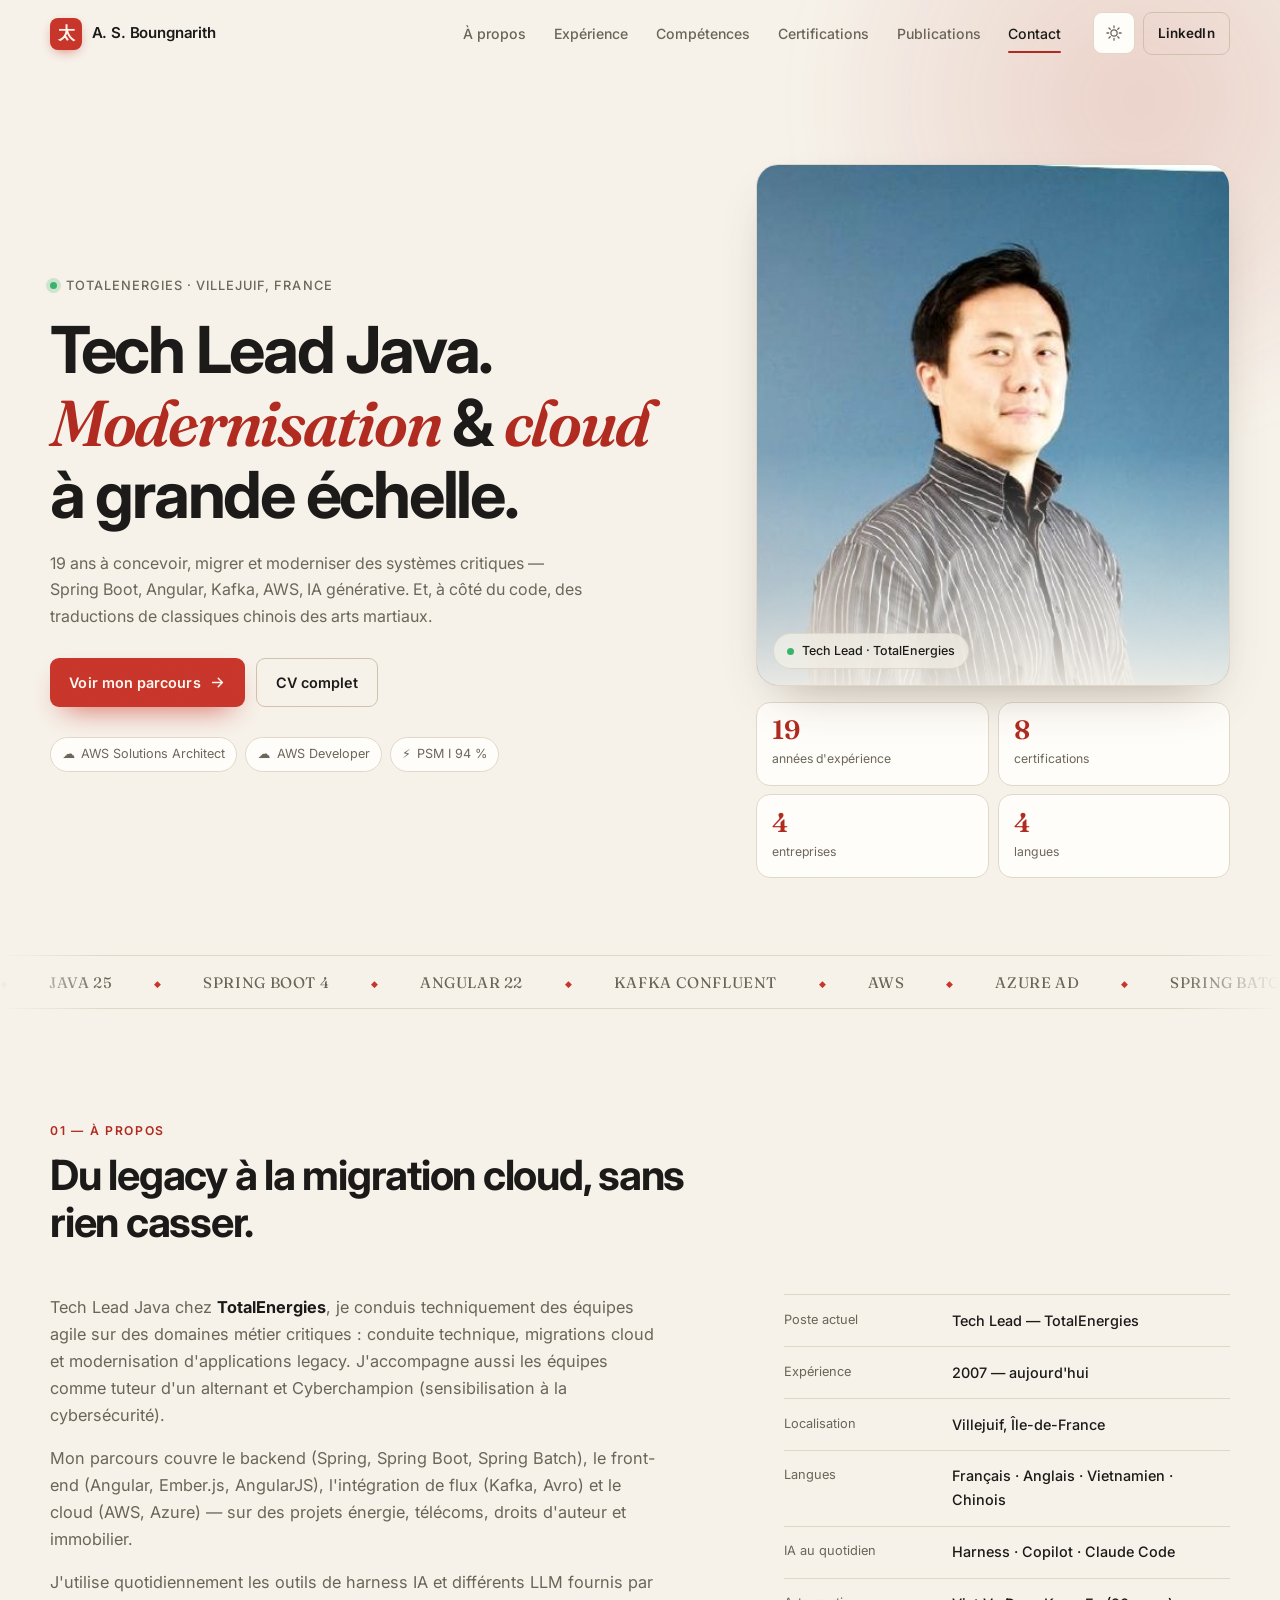
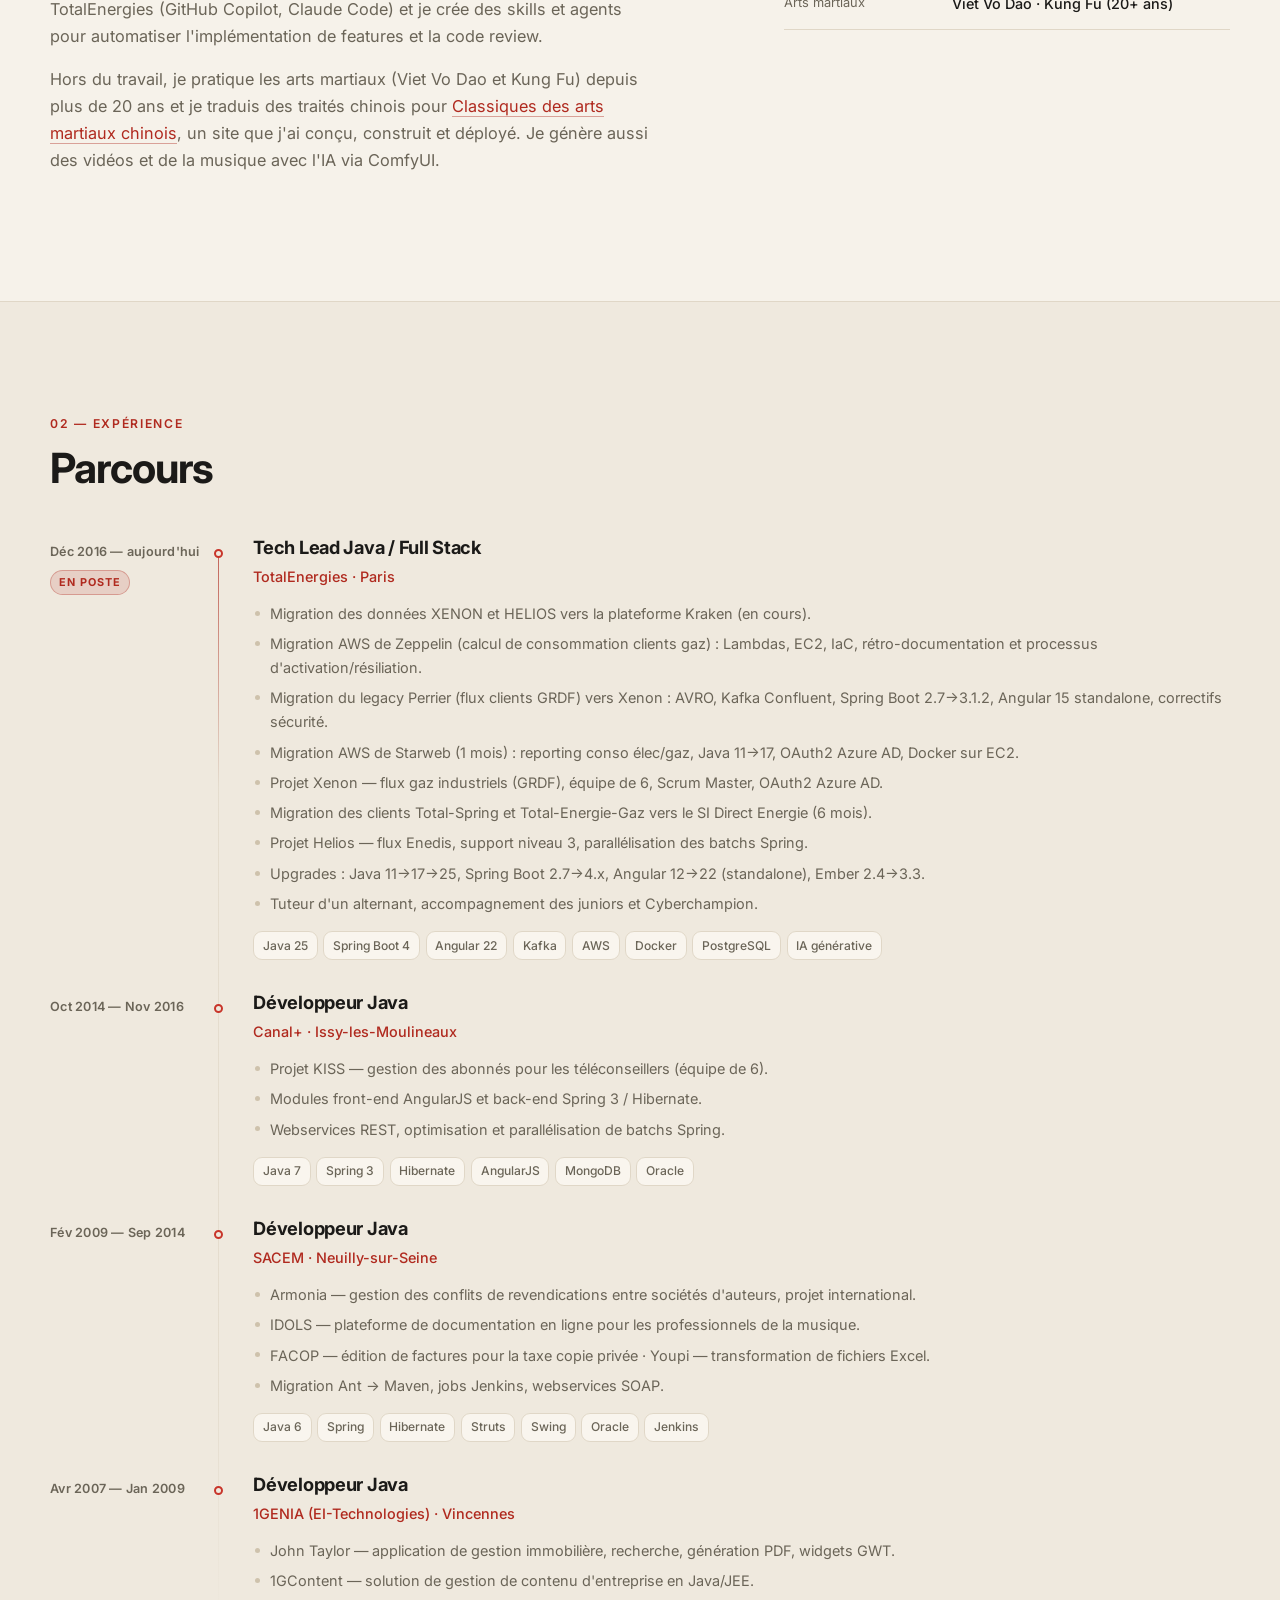
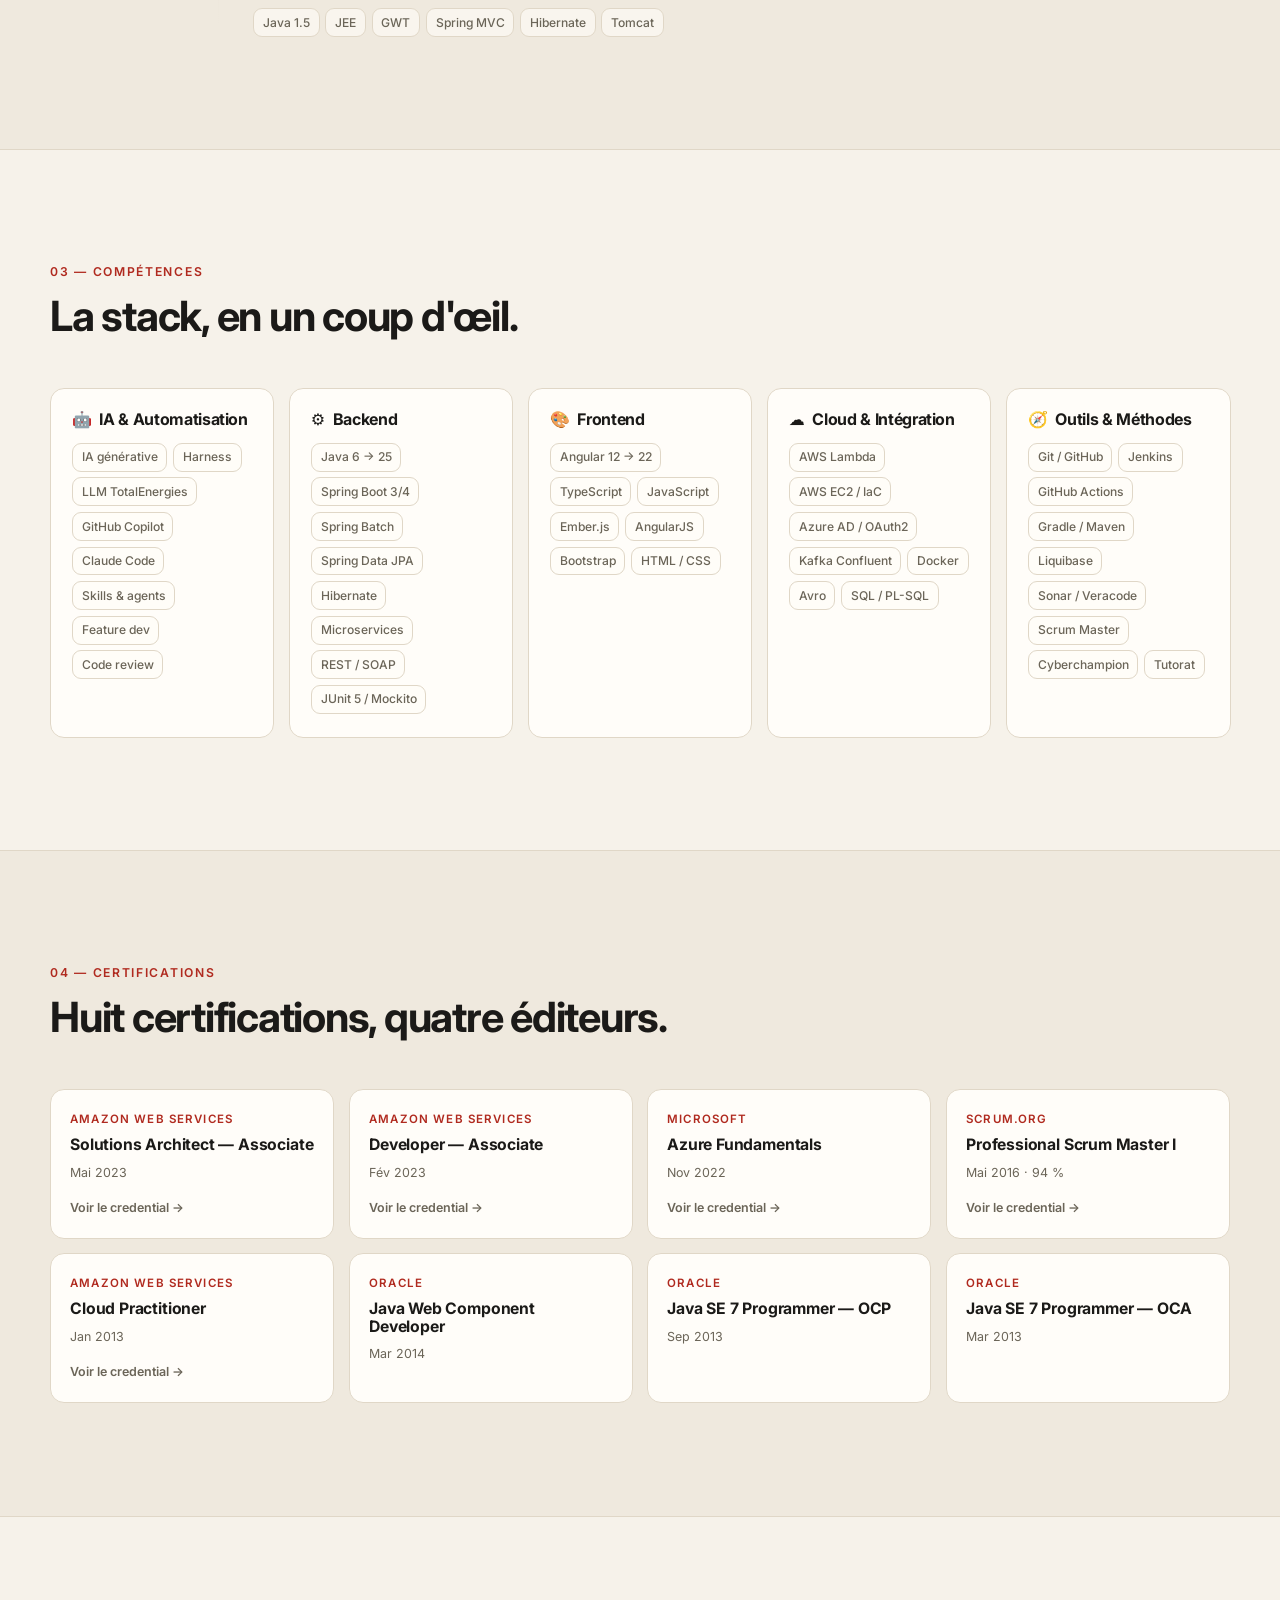
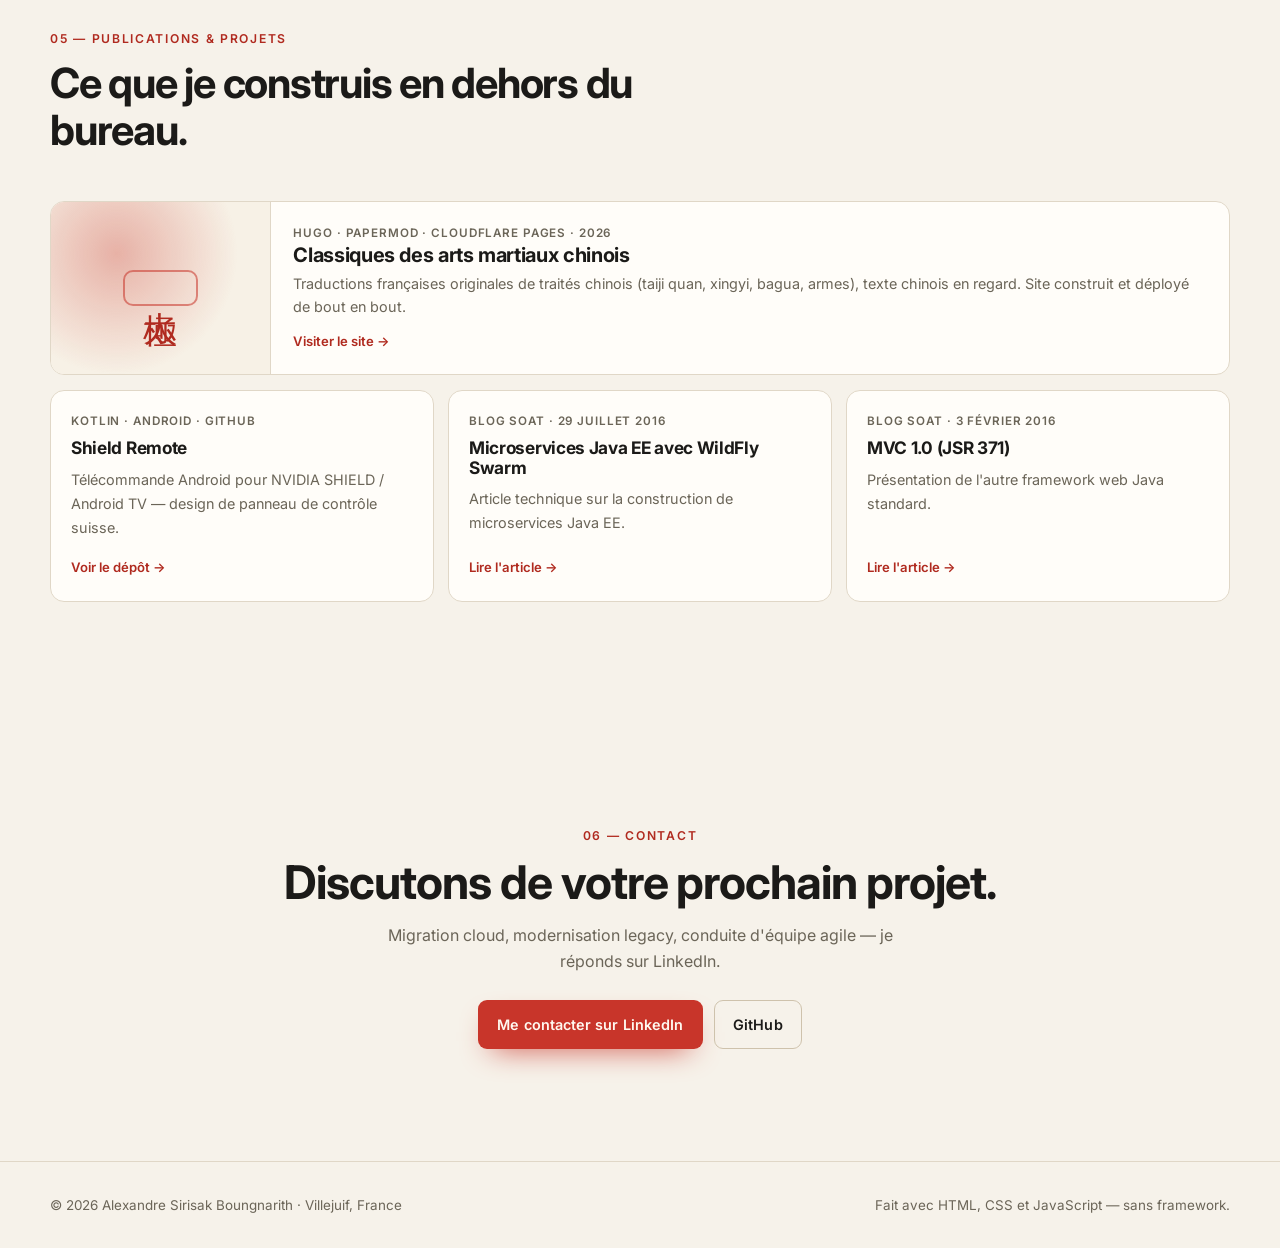
<file: index.html>
<!DOCTYPE html>
<html lang="fr" data-theme="dark">
<head>
  <meta charset="UTF-8" />
  <meta name="viewport" content="width=device-width, initial-scale=1.0" />
  <title>Alexandre Sirisak Boungnarith — Tech Lead Java, Modernisation &amp; Cloud</title>
  <meta name="description" content="Tech Lead Java/TypeScript, 19 ans d'expérience. Modernisation d'applications legacy, migrations cloud AWS, Spring Boot, Angular, Kafka et IA générative." />
  <meta name="theme-color" content="#0b0c0f" />
  <meta name="robots" content="index, follow, max-image-preview:large" />
  <meta name="author" content="Alexandre Sirisak Boungnarith" />

  <meta property="og:type" content="website" />
  <meta property="og:site_name" content="Alexandre Sirisak Boungnarith" />
  <meta property="og:locale" content="fr_FR" />
  <meta property="og:url" content="https://sirijiji.github.io/" />
  <meta property="og:title" content="Alexandre Sirisak Boungnarith — Tech Lead Java, Modernisation &amp; Cloud" />
  <meta property="og:description" content="Tech Lead Java/TypeScript, 19 ans d'expérience. Modernisation d'applications legacy, migrations cloud AWS, Spring Boot, Angular, Kafka et IA générative." />
  <meta property="og:image" content="https://sirijiji.github.io/profile.jpg" />
  <meta property="og:image:width" content="460" />
  <meta property="og:image:height" content="460" />
  <meta property="og:image:alt" content="Portrait d'Alexandre Sirisak Boungnarith" />
  <meta name="twitter:card" content="summary" />
  <meta name="twitter:title" content="Alexandre Sirisak Boungnarith — Tech Lead Java, Modernisation &amp; Cloud" />
  <meta name="twitter:description" content="Tech Lead Java/TypeScript, 19 ans d'expérience. Modernisation d'applications legacy, migrations cloud AWS, Spring Boot, Angular, Kafka et IA générative." />
  <meta name="twitter:image" content="https://sirijiji.github.io/profile.jpg" />
  <meta name="twitter:image:alt" content="Portrait d'Alexandre Sirisak Boungnarith" />
  <link rel="canonical" href="https://sirijiji.github.io/" />
  <link rel="alternate" hreflang="fr" href="https://sirijiji.github.io/" />
  <link rel="alternate" hreflang="x-default" href="https://sirijiji.github.io/" />
  <link rel="me" href="https://www.linkedin.com/in/alexandre-sirisak-boungnarith/" />
  <link rel="me" href="https://github.com/sirijiji" />

  <link rel="preconnect" href="https://fonts.googleapis.com" />
  <link rel="preconnect" href="https://fonts.gstatic.com" crossorigin />
  <link href="https://fonts.googleapis.com/css2?family=Inter:wght@400;500;600;700&family=Fraunces:opsz,wght@9..144,400;9..144,600&display=swap" rel="stylesheet" />

  <link rel="stylesheet" href="styles.css" />
  <link rel="icon" href="/favicon.ico" sizes="any" />
  <link rel="icon" href="/favicon.png" type="image/png" />
  <link rel="apple-touch-icon" href="/favicon.png" />

  <script type="application/ld+json">
  {
    "@context": "https://schema.org",
    "@type": "ProfilePage",
    "url": "https://sirijiji.github.io/",
    "name": "Alexandre Sirisak Boungnarith — Tech Lead Java, Modernisation & Cloud",
    "inLanguage": "fr-FR",
    "mainEntity": {
      "@type": "Person",
      "name": "Alexandre Sirisak Boungnarith",
      "url": "https://sirijiji.github.io/",
      "image": "https://sirijiji.github.io/profile.jpg",
      "jobTitle": "Tech Lead Java / TypeScript, Modernisation & Cloud",
      "description": "Tech Lead Java/TypeScript avec 19 ans d'expérience en modernisation d'applications legacy, migrations cloud et maintenance de systèmes critiques.",
      "worksFor": {
        "@type": "Organization",
        "name": "TotalEnergies"
      },
      "address": {
        "@type": "PostalAddress",
        "addressLocality": "Villejuif",
        "addressRegion": "Île-de-France",
        "addressCountry": "FR"
      },
      "knowsLanguage": ["fr", "en", "vi", "zh"],
      "knowsAbout": [
        "Java", "Spring Boot", "Spring Batch", "Angular", "TypeScript",
        "Kafka", "Avro", "AWS", "Azure AD", "OAuth2", "Docker",
        "PostgreSQL", "Oracle", "Scrum", "IA générative",
        "GitHub Copilot", "Claude Code"
      ],
      "sameAs": [
        "https://www.linkedin.com/in/alexandre-sirisak-boungnarith/",
        "https://github.com/sirijiji",
        "https://classiques-martiaux-chinois.pages.dev/"
      ]
    }
  }
  </script>
</head>
<body>
  <div class="grain" aria-hidden="true"></div>
  <a class="skip-link" href="#main">Aller au contenu</a>

  <header class="site-header" id="site-header">
    <div class="container header-inner">
      <a class="brand" href="#top" aria-label="Retour en haut">
        <span class="brand-mark" aria-hidden="true">太</span>
        <span class="brand-text">A.&nbsp;S.&nbsp;Boungnarith</span>
      </a>

      <nav class="nav" id="nav" aria-label="Navigation principale">
        <a href="#apropos">À propos</a>
        <a href="#experience">Expérience</a>
        <a href="#competences">Compétences</a>
        <a href="#certifications">Certifications</a>
        <a href="#publications">Publications</a>
        <a href="#contact">Contact</a>
      </nav>

      <div class="header-actions">
        <button class="icon-btn" id="theme-toggle" type="button" aria-label="Changer de thème" aria-pressed="true">
          <svg class="icon-sun" viewBox="0 0 24 24" aria-hidden="true"><circle cx="12" cy="12" r="4.2"/><path d="M12 2.5v2.4M12 19.1v2.4M2.5 12h2.4M19.1 12h2.4M5.3 5.3l1.7 1.7M17 17l1.7 1.7M18.7 5.3L17 7M7 17l-1.7 1.7"/></svg>
          <svg class="icon-moon" viewBox="0 0 24 24" aria-hidden="true"><path d="M20 14.5A8.2 8.2 0 0 1 9.5 4a8.4 8.4 0 1 0 10.5 10.5Z"/></svg>
        </button>
        <a class="btn btn-ghost header-cta" href="https://www.linkedin.com/in/alexandre-sirisak-boungnarith/" target="_blank" rel="me noopener">LinkedIn</a>
        <button class="icon-btn menu-btn" id="menu-btn" type="button" aria-label="Ouvrir le menu" aria-expanded="false" aria-controls="nav">
          <span></span><span></span>
        </button>
      </div>
    </div>
    <div class="scroll-progress" id="scroll-progress" aria-hidden="true"></div>
  </header>

  <main id="main">
    <!-- HERO -->
    <section class="hero" id="top">
      <div class="hero-glow" aria-hidden="true"></div>
      <div class="container hero-inner">
        <div class="hero-copy">
          <p class="eyebrow reveal"><span class="dot"></span> TotalEnergies · Villejuif, France</p>
          <h1 class="reveal">
            Tech Lead Java.<br />
            <span class="accent serif">Modernisation</span> &amp; <span class="accent serif">cloud</span> à grande échelle.
          </h1>
          <p class="lede reveal">
            19 ans à concevoir, migrer et moderniser des systèmes critiques —
            Spring Boot, Angular, Kafka, AWS, IA générative. Et, à côté du code,
            des traductions de classiques chinois des arts martiaux.
          </p>
          <div class="hero-actions reveal">
            <a class="btn btn-primary" href="#experience">Voir mon parcours
              <svg viewBox="0 0 24 24" aria-hidden="true"><path d="M5 12h13M13 6l6 6-6 6"/></svg>
            </a>
            <a class="btn btn-ghost" href="https://sirijiji.github.io/" target="_blank" rel="noopener">CV complet</a>
          </div>

          <ul class="hero-badges reveal" aria-label="Certifications principales">
            <li><span aria-hidden="true">☁️</span> AWS Solutions Architect</li>
            <li><span aria-hidden="true">☁️</span> AWS Developer</li>
            <li><span aria-hidden="true">⚡</span> PSM I 94 %</li>
          </ul>
        </div>

        <div class="hero-visual reveal">
          <div class="portrait-card">
            <img src="profile.jpg" alt="Portrait d'Alexandre Sirisak Boungnarith"
                 loading="eager" decoding="async" width="460" height="460"
                 data-fallback="https://sirijiji.github.io/profile.jpg" />
            <div class="portrait-tag">
              <span class="pulse" aria-hidden="true"></span>
              Tech Lead · TotalEnergies
            </div>
          </div>

          <div class="stat-grid">
            <div class="stat-card">
              <span class="stat-num" data-count="19" data-suffix="">0</span>
              <span class="stat-label">années d'expérience</span>
            </div>
            <div class="stat-card">
              <span class="stat-num" data-count="8" data-suffix="">0</span>
              <span class="stat-label">certifications</span>
            </div>
            <div class="stat-card">
              <span class="stat-num" data-count="4" data-suffix="">0</span>
              <span class="stat-label">entreprises</span>
            </div>
            <div class="stat-card">
              <span class="stat-num" data-count="4" data-suffix="">0</span>
              <span class="stat-label">langues</span>
            </div>
          </div>
        </div>
      </div>

      <div class="marquee" aria-hidden="true">
        <div class="marquee-track">
          <span>Java 25</span><span>Spring Boot 4</span><span>Angular 22</span><span>Kafka Confluent</span><span>AWS</span><span>Azure AD</span><span>Spring Batch</span><span>Docker</span><span>PostgreSQL</span><span>Scrum</span><span>IA générative</span><span>Copilot</span><span>Claude Code</span>
          <span>Java 25</span><span>Spring Boot 4</span><span>Angular 22</span><span>Kafka Confluent</span><span>AWS</span><span>Azure AD</span><span>Spring Batch</span><span>Docker</span><span>PostgreSQL</span><span>Scrum</span><span>IA générative</span><span>Copilot</span><span>Claude Code</span>
        </div>
      </div>
    </section>

    <!-- À PROPOS -->
    <section class="section" id="apropos">
      <div class="container">
        <div class="section-head reveal">
          <p class="kicker">01 — À propos</p>
          <h2>Du legacy à la migration cloud, sans rien casser.</h2>
        </div>

        <div class="about-grid">
          <div class="about-text reveal">
            <p>
              Tech Lead Java chez <strong>TotalEnergies</strong>, je conduis techniquement des équipes
              agile sur des domaines métier critiques : conduite technique, migrations cloud
              et modernisation d'applications legacy. J'accompagne aussi les équipes comme
              tuteur d'un alternant et Cyberchampion (sensibilisation à la cybersécurité).
            </p>
            <p>
              Mon parcours couvre le backend (Spring, Spring Boot, Spring Batch), le front-end
              (Angular, Ember.js, AngularJS), l'intégration de flux (Kafka, Avro) et le cloud
              (AWS, Azure) — sur des projets énergie, télécoms, droits d'auteur et immobilier.
            </p>
            <p>
              J'utilise quotidiennement les outils de harness IA et différents LLM fournis par
              TotalEnergies (GitHub Copilot, Claude Code) et je crée des skills et agents pour
              automatiser l'implémentation de features et la code review.
            </p>
            <p>
              Hors du travail, je pratique les arts martiaux (Viet Vo Dao et Kung Fu) depuis
              plus de 20 ans et je traduis des traités chinois pour
              <a href="https://classiques-martiaux-chinois.pages.dev/" target="_blank" rel="noopener">Classiques des arts martiaux chinois</a>,
              un site que j'ai conçu, construit et déployé. Je génère aussi des vidéos et de la musique
              avec l'IA via ComfyUI.
            </p>
          </div>

          <div class="about-facts reveal">
            <dl>
              <div><dt>Poste actuel</dt><dd>Tech Lead — TotalEnergies</dd></div>
              <div><dt>Expérience</dt><dd>2007 — aujourd'hui</dd></div>
              <div><dt>Localisation</dt><dd>Villejuif, Île-de-France</dd></div>
              <div><dt>Langues</dt><dd>Français · Anglais · Vietnamien · Chinois</dd></div>
              <div><dt>IA au quotidien</dt><dd>Harness · Copilot · Claude Code</dd></div>
              <div><dt>Arts martiaux</dt><dd>Viet Vo Dao · Kung Fu (20+ ans)</dd></div>
            </dl>
          </div>
        </div>
      </div>
    </section>

    <!-- EXPÉRIENCE -->
    <section class="section section-alt" id="experience">
      <div class="container">
        <div class="section-head reveal">
          <p class="kicker">02 — Expérience</p>
          <h2>Parcours</h2>
        </div>

        <ol class="timeline">
          <li class="timeline-item reveal">
            <div class="timeline-meta">
              <span class="date">Déc 2016 — aujourd'hui</span>
              <span class="badge-now">En poste</span>
            </div>
            <div class="timeline-body">
              <h3>Tech Lead Java / Full Stack</h3>
              <p class="company">TotalEnergies · Paris</p>
              <ul class="bullets">
                <li>Migration des données XENON et HELIOS vers la plateforme Kraken (en cours).</li>
                <li>Migration AWS de Zeppelin (calcul de consommation clients gaz) : Lambdas, EC2, IaC, rétro-documentation et processus d'activation/résiliation.</li>
                <li>Migration du legacy Perrier (flux clients GRDF) vers Xenon : AVRO, Kafka Confluent, Spring Boot 2.7→3.1.2, Angular 15 standalone, correctifs sécurité.</li>
                <li>Migration AWS de Starweb (1 mois) : reporting conso élec/gaz, Java 11→17, OAuth2 Azure AD, Docker sur EC2.</li>
                <li>Projet Xenon — flux gaz industriels (GRDF), équipe de 6, Scrum Master, OAuth2 Azure AD.</li>
                <li>Migration des clients Total-Spring et Total-Energie-Gaz vers le SI Direct Energie (6 mois).</li>
                <li>Projet Helios — flux Enedis, support niveau 3, parallélisation des batchs Spring.</li>
                <li>Upgrades : Java 11→17→25, Spring Boot 2.7→4.x, Angular 12→22 (standalone), Ember 2.4→3.3.</li>
                <li>Tuteur d'un alternant, accompagnement des juniors et Cyberchampion.</li>
              </ul>
              <ul class="tags">
                <li>Java 25</li><li>Spring Boot 4</li><li>Angular 22</li><li>Kafka</li><li>AWS</li><li>Docker</li><li>PostgreSQL</li><li>IA générative</li>
              </ul>
            </div>
          </li>

          <li class="timeline-item reveal">
            <div class="timeline-meta">
              <span class="date">Oct 2014 — Nov 2016</span>
            </div>
            <div class="timeline-body">
              <h3>Développeur Java</h3>
              <p class="company">Canal+ · Issy-les-Moulineaux</p>
              <ul class="bullets">
                <li>Projet KISS — gestion des abonnés pour les téléconseillers (équipe de 6).</li>
                <li>Modules front-end AngularJS et back-end Spring 3 / Hibernate.</li>
                <li>Webservices REST, optimisation et parallélisation de batchs Spring.</li>
              </ul>
              <ul class="tags">
                <li>Java 7</li><li>Spring 3</li><li>Hibernate</li><li>AngularJS</li><li>MongoDB</li><li>Oracle</li>
              </ul>
            </div>
          </li>

          <li class="timeline-item reveal">
            <div class="timeline-meta">
              <span class="date">Fév 2009 — Sep 2014</span>
            </div>
            <div class="timeline-body">
              <h3>Développeur Java</h3>
              <p class="company">SACEM · Neuilly-sur-Seine</p>
              <ul class="bullets">
                <li>Armonia — gestion des conflits de revendications entre sociétés d'auteurs, projet international.</li>
                <li>IDOLS — plateforme de documentation en ligne pour les professionnels de la musique.</li>
                <li>FACOP — édition de factures pour la taxe copie privée · Youpi — transformation de fichiers Excel.</li>
                <li>Migration Ant → Maven, jobs Jenkins, webservices SOAP.</li>
              </ul>
              <ul class="tags">
                <li>Java 6</li><li>Spring</li><li>Hibernate</li><li>Struts</li><li>Swing</li><li>Oracle</li><li>Jenkins</li>
              </ul>
            </div>
          </li>

          <li class="timeline-item reveal">
            <div class="timeline-meta">
              <span class="date">Avr 2007 — Jan 2009</span>
            </div>
            <div class="timeline-body">
              <h3>Développeur Java</h3>
              <p class="company">1GENIA (EI-Technologies) · Vincennes</p>
              <ul class="bullets">
                <li>John Taylor — application de gestion immobilière, recherche, génération PDF, widgets GWT.</li>
                <li>1GContent — solution de gestion de contenu d'entreprise en Java/JEE.</li>
              </ul>
              <ul class="tags">
                <li>Java 1.5</li><li>JEE</li><li>GWT</li><li>Spring MVC</li><li>Hibernate</li><li>Tomcat</li>
              </ul>
            </div>
          </li>
        </ol>
      </div>
    </section>

    <!-- COMPÉTENCES -->
    <section class="section" id="competences">
      <div class="container">
        <div class="section-head reveal">
          <p class="kicker">03 — Compétences</p>
          <h2>La stack, en un coup d'œil.</h2>
        </div>

        <div class="skill-grid">
          <article class="skill-card reveal" style="--i:0">
            <h3><span aria-hidden="true">🤖</span> IA &amp; Automatisation</h3>
            <ul class="tags">
              <li>IA générative</li><li>Harness</li><li>LLM TotalEnergies</li><li>GitHub Copilot</li><li>Claude Code</li><li>Skills &amp; agents</li><li>Feature dev</li><li>Code review</li>
            </ul>
          </article>
          <article class="skill-card reveal" style="--i:1">
            <h3><span aria-hidden="true">⚙️</span> Backend</h3>
            <ul class="tags">
              <li>Java 6 → 25</li><li>Spring Boot 3/4</li><li>Spring Batch</li><li>Spring Data JPA</li><li>Hibernate</li><li>Microservices</li><li>REST / SOAP</li><li>JUnit 5 / Mockito</li>
            </ul>
          </article>
          <article class="skill-card reveal" style="--i:2">
            <h3><span aria-hidden="true">🎨</span> Frontend</h3>
            <ul class="tags">
              <li>Angular 12 → 22</li><li>TypeScript</li><li>JavaScript</li><li>Ember.js</li><li>AngularJS</li><li>Bootstrap</li><li>HTML / CSS</li>
            </ul>
          </article>
          <article class="skill-card reveal" style="--i:3">
            <h3><span aria-hidden="true">☁️</span> Cloud &amp; Intégration</h3>
            <ul class="tags">
              <li>AWS Lambda</li><li>AWS EC2 / IaC</li><li>Azure AD / OAuth2</li><li>Kafka Confluent</li><li>Docker</li><li>Avro</li><li>SQL / PL-SQL</li>
            </ul>
          </article>
          <article class="skill-card reveal" style="--i:4">
            <h3><span aria-hidden="true">🧭</span> Outils &amp; Méthodes</h3>
            <ul class="tags">
              <li>Git / GitHub</li><li>Jenkins</li><li>GitHub Actions</li><li>Gradle / Maven</li><li>Liquibase</li><li>Sonar / Veracode</li><li>Scrum Master</li><li>Cyberchampion</li><li>Tutorat</li>
            </ul>
          </article>
        </div>
      </div>
    </section>

    <!-- CERTIFICATIONS -->
    <section class="section section-alt" id="certifications">
      <div class="container">
        <div class="section-head reveal">
          <p class="kicker">04 — Certifications</p>
          <h2>Huit certifications, quatre éditeurs.</h2>
        </div>

        <div class="cert-grid">
          <a class="cert-card reveal" href="https://www.credly.com/badges/d2d69c0f-4ca7-4fac-8e27-67820654cc23" target="_blank" rel="noopener">
            <span class="cert-issuer">Amazon Web Services</span>
            <h3>Solutions Architect — Associate</h3>
            <span class="cert-date">Mai 2023</span>
            <span class="cert-link">Voir le credential →</span>
          </a>
          <a class="cert-card reveal" href="https://www.credly.com/badges/e526ffe0-beea-4edc-bf7a-1c91ca499197" target="_blank" rel="noopener">
            <span class="cert-issuer">Amazon Web Services</span>
            <h3>Developer — Associate</h3>
            <span class="cert-date">Fév 2023</span>
            <span class="cert-link">Voir le credential →</span>
          </a>
          <a class="cert-card reveal" href="https://www.credly.com/earner/earned/badge/03457439-aa9a-4558-ac58-3ab705db7249" target="_blank" rel="noopener">
            <span class="cert-issuer">Microsoft</span>
            <h3>Azure Fundamentals</h3>
            <span class="cert-date">Nov 2022</span>
            <span class="cert-link">Voir le credential →</span>
          </a>
          <a class="cert-card reveal" href="https://www.scrum.org/User-Profile/userId/179617" target="_blank" rel="noopener">
            <span class="cert-issuer">Scrum.org</span>
            <h3>Professional Scrum Master I</h3>
            <span class="cert-date">Mai 2016 · 94 %</span>
            <span class="cert-link">Voir le credential →</span>
          </a>
          <a class="cert-card reveal" href="https://www.credly.com/badges/733a2066-454f-4040-a17d-c3298fee48eb/public_url" target="_blank" rel="noopener">
            <span class="cert-issuer">Amazon Web Services</span>
            <h3>Cloud Practitioner</h3>
            <span class="cert-date">Jan 2013</span>
            <span class="cert-link">Voir le credential →</span>
          </a>
          <div class="cert-card cert-card-static reveal">
            <span class="cert-issuer">Oracle</span>
            <h3>Java Web Component Developer</h3>
            <span class="cert-date">Mar 2014</span>
          </div>
          <div class="cert-card cert-card-static reveal">
            <span class="cert-issuer">Oracle</span>
            <h3>Java SE 7 Programmer — OCP</h3>
            <span class="cert-date">Sep 2013</span>
          </div>
          <div class="cert-card cert-card-static reveal">
            <span class="cert-issuer">Oracle</span>
            <h3>Java SE 7 Programmer — OCA</h3>
            <span class="cert-date">Mar 2013</span>
          </div>
        </div>
      </div>
    </section>

    <!-- PUBLICATIONS / PROJETS -->
    <section class="section" id="publications">
      <div class="container">
        <div class="section-head reveal">
          <p class="kicker">05 — Publications &amp; projets</p>
          <h2>Ce que je construis en dehors du bureau.</h2>
        </div>

        <div class="work-grid">
          <a class="work-card work-featured reveal" href="https://classiques-martiaux-chinois.pages.dev/" target="_blank" rel="noopener">
            <div class="work-visual" aria-hidden="true">
              <span class="seal">太極</span>
            </div>
            <div class="work-body">
              <span class="work-meta">Hugo · PaperMod · Cloudflare Pages · 2026</span>
              <h3>Classiques des arts martiaux chinois</h3>
              <p>
                Traductions françaises originales de traités chinois (taiji quan, xingyi, bagua, armes),
                texte chinois en regard. Site construit et déployé de bout en bout.
              </p>
              <span class="work-link">Visiter le site →</span>
            </div>
          </a>

          <a class="work-card reveal" href="https://github.com/sirijiji/shield-remote" target="_blank" rel="noopener">
            <span class="work-meta">Kotlin · Android · GitHub</span>
            <h3>Shield Remote</h3>
            <p>Télécommande Android pour NVIDIA SHIELD / Android TV — design de panneau de contrôle suisse.</p>
            <span class="work-link">Voir le dépôt →</span>
          </a>

          <a class="work-card reveal" href="https://blog.soat.fr/2016/07/faites-des-microservices-java-ee-avec-wildfly-swarm/" target="_blank" rel="noopener">
            <span class="work-meta">Blog SOAT · 29 juillet 2016</span>
            <h3>Microservices Java EE avec WildFly Swarm</h3>
            <p>Article technique sur la construction de microservices Java EE.</p>
            <span class="work-link">Lire l'article →</span>
          </a>

          <a class="work-card reveal" href="https://blog.soat.fr/2016/02/presentation-de-mvc-1-0-aka-jsr-371-lautre-framework-web-java-standard/" target="_blank" rel="noopener">
            <span class="work-meta">Blog SOAT · 3 février 2016</span>
            <h3>MVC 1.0 (JSR 371)</h3>
            <p>Présentation de l'autre framework web Java standard.</p>
            <span class="work-link">Lire l'article →</span>
          </a>
        </div>
      </div>
    </section>

    <!-- CONTACT -->
    <section class="section contact" id="contact">
      <div class="container contact-inner reveal">
        <p class="kicker">06 — Contact</p>
        <h2>Discutons de votre prochain projet.</h2>
        <p class="lede">Migration cloud, modernisation legacy, conduite d'équipe agile — je réponds sur LinkedIn.</p>
        <div class="contact-actions">
          <a class="btn btn-primary" href="https://www.linkedin.com/in/alexandre-sirisak-boungnarith/" target="_blank" rel="me noopener">Me contacter sur LinkedIn</a>
          <a class="btn btn-ghost" href="https://github.com/sirijiji" target="_blank" rel="me noopener">GitHub</a>
        </div>
      </div>
    </section>
  </main>

  <footer class="site-footer">
    <div class="container footer-inner">
      <p>© <span id="year">2026</span> Alexandre Sirisak Boungnarith · Villejuif, France</p>
      <p class="footer-note">Fait avec HTML, CSS et JavaScript — sans framework.</p>
    </div>
  </footer>

  <button class="to-top" id="to-top" type="button" aria-label="Retour en haut">
    <svg viewBox="0 0 24 24" aria-hidden="true"><path d="M12 19V5M6 11l6-6 6 6"/></svg>
  </button>

  <script src="main.js"></script>
</body>
</html>
</file>
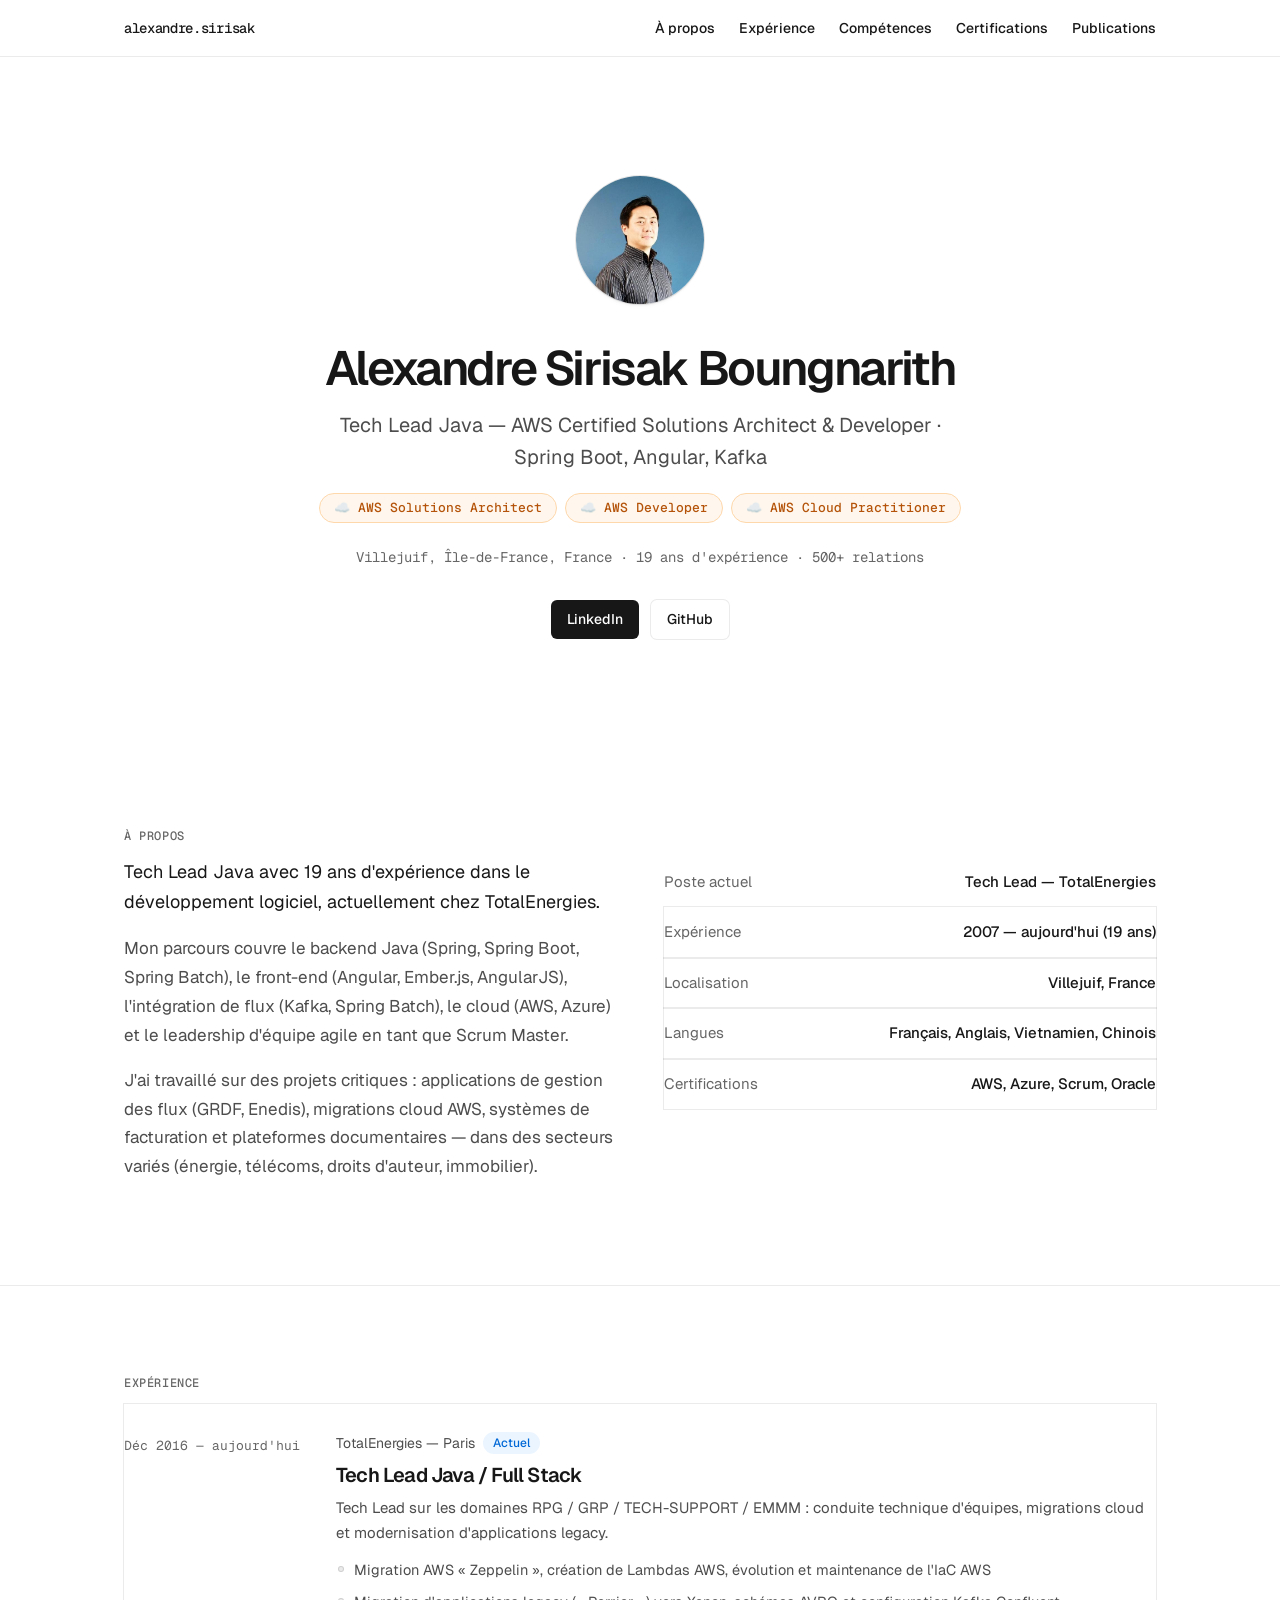
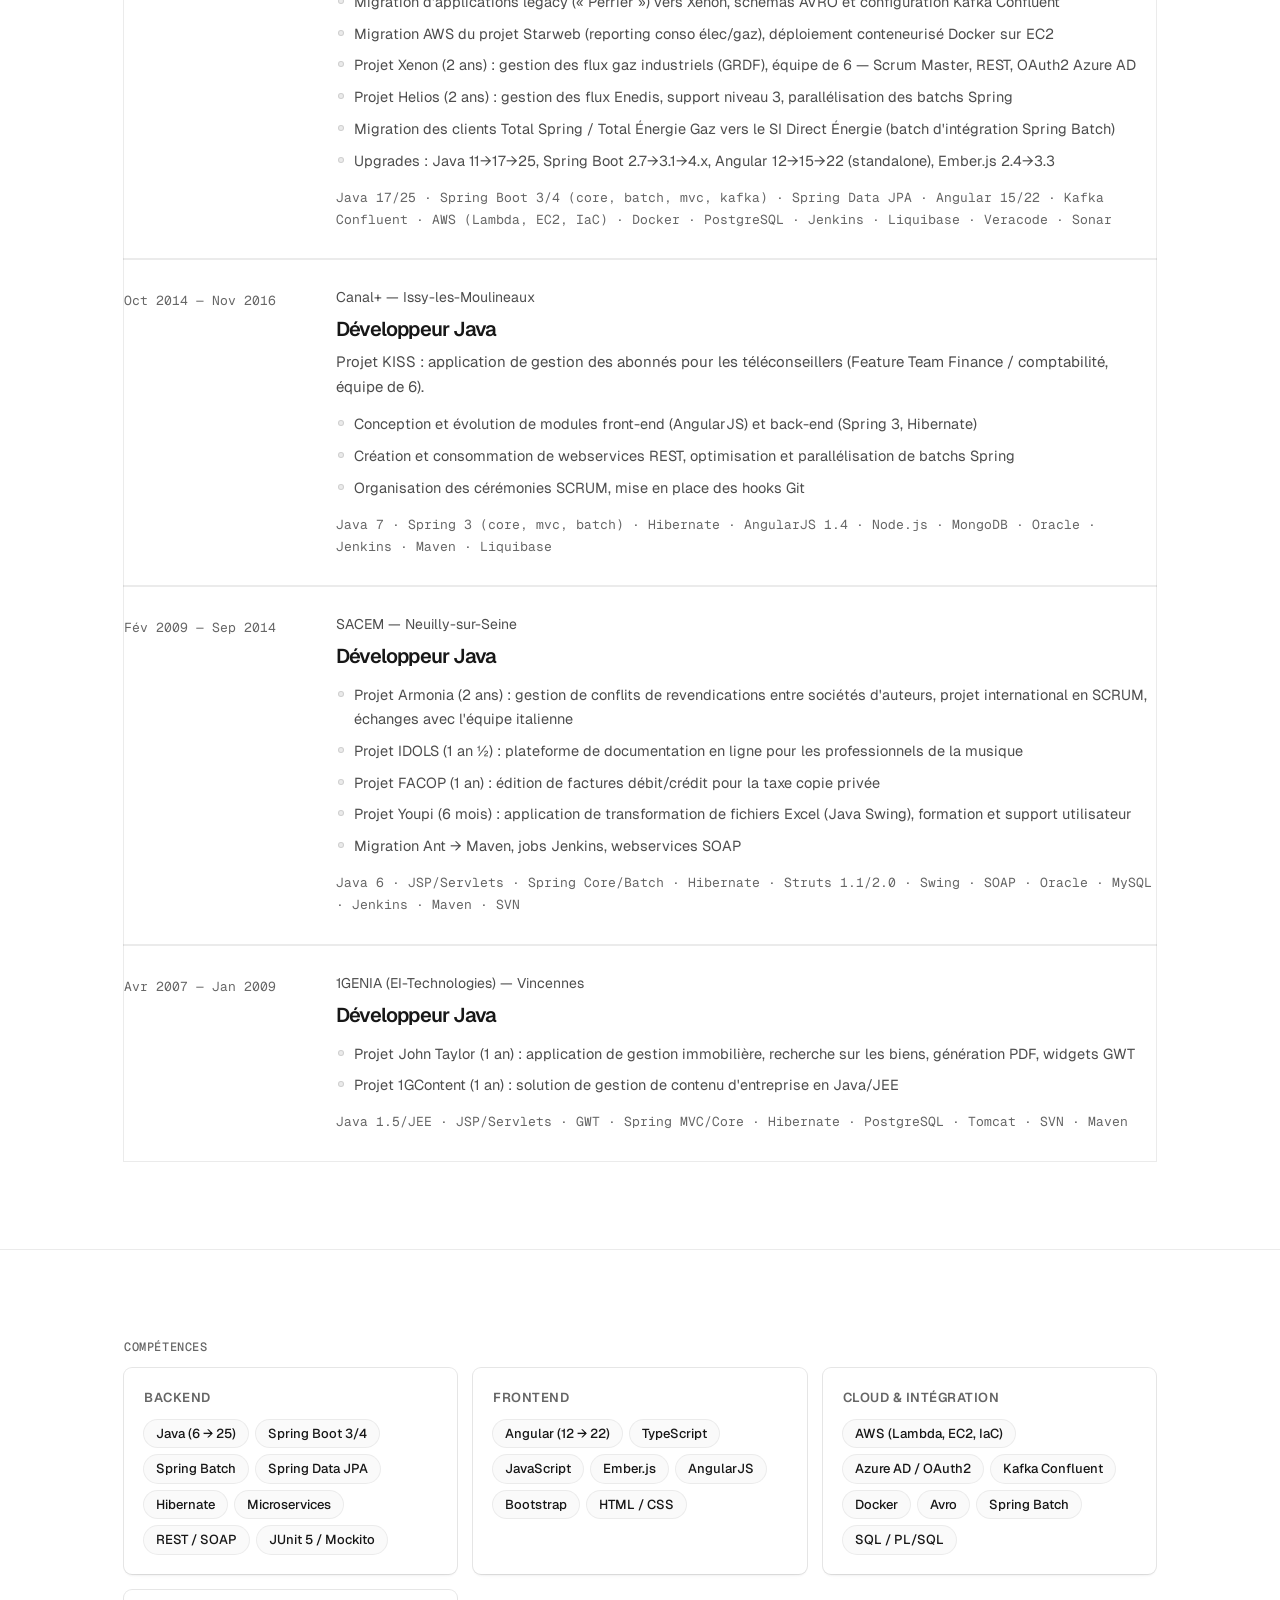
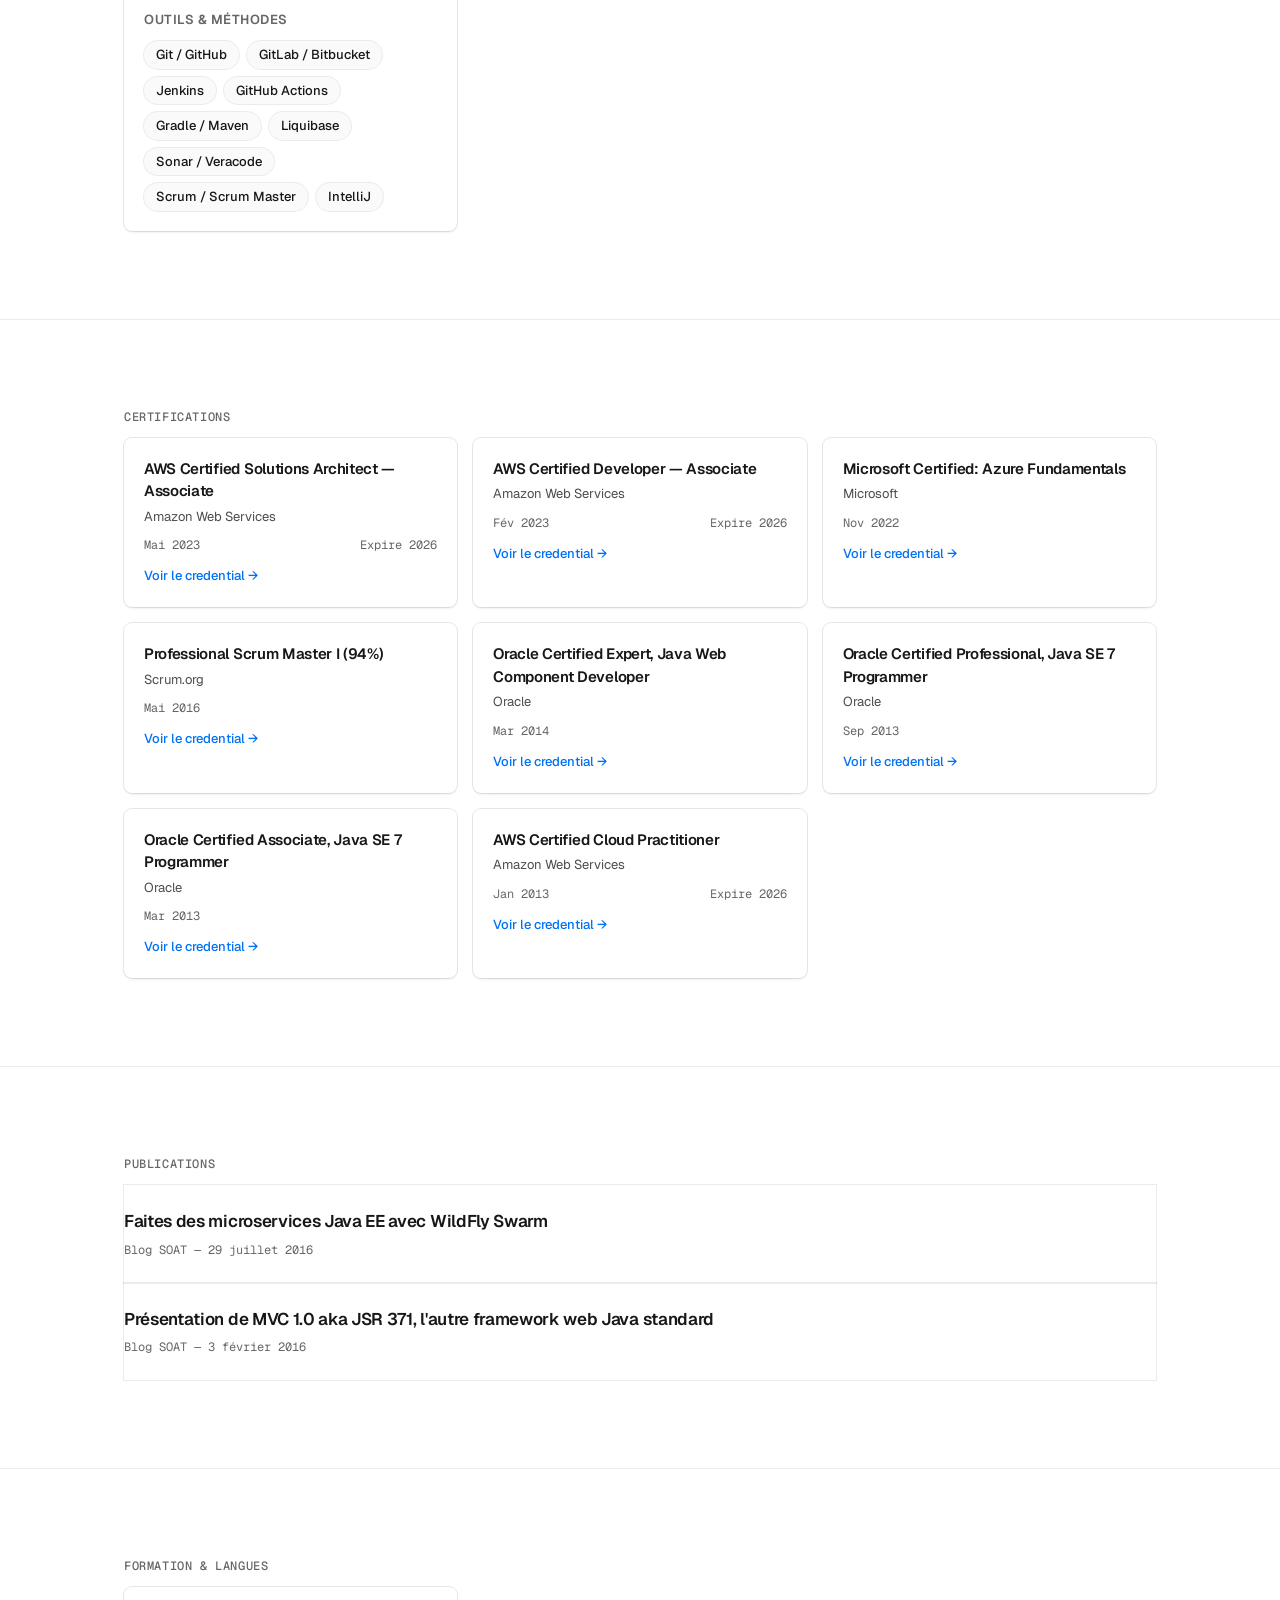
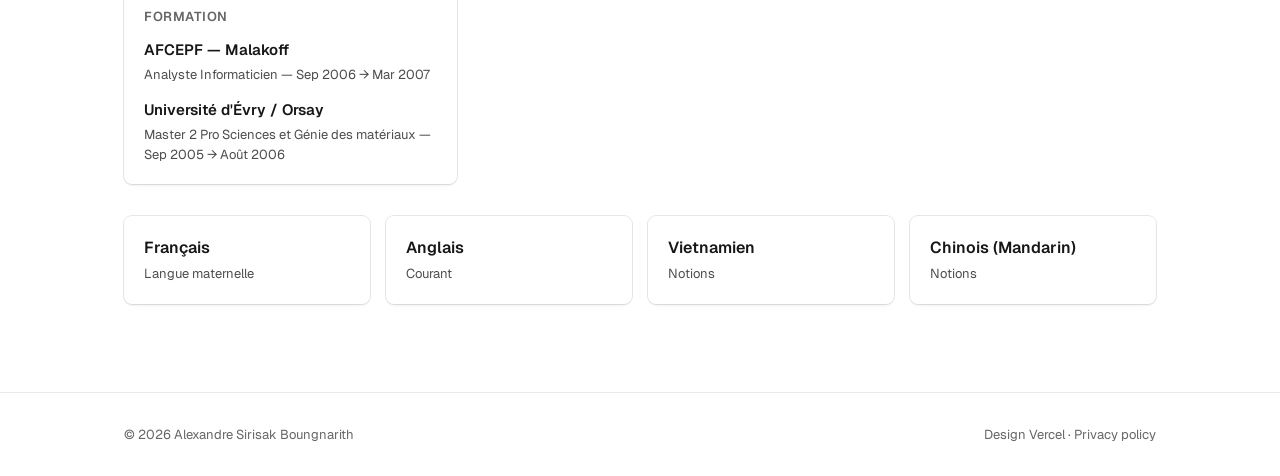
<file: legacy/index.html>
<!DOCTYPE html>
<html lang="fr" dir="auto">
<head>
<!-- Archived copy of the previous version of this site (snapshot of commit d254acf, 2026-08-13). Kept for reference. -->
  <meta charset="UTF-8" />
  <meta name="robots" content="noindex, follow" />
  <meta name="viewport" content="width=device-width, initial-scale=1.0" />
  <title>Alexandre Sirisak Boungnarith — Tech Lead Java, AWS Certified Solutions Architect</title>
  <meta name="description" content="Tech Lead Java, AWS Certified Solutions Architect & Developer chez TotalEnergies. Java, Spring Boot, Angular, AWS, Kafka. Villejuif, Île-de-France." />
  <link rel="icon" href="../favicon.ico" sizes="any" />
  <link rel="icon" type="image/png" href="../favicon.png" />
  <link rel="preconnect" href="https://fonts.googleapis.com" />
  <link rel="preconnect" href="https://fonts.gstatic.com" crossorigin />
  <link href="https://fonts.googleapis.com/css2?family=Geist:wght@300;400;500;600&family=Geist+Mono:wght@400;500&display=swap" rel="stylesheet" />
  <style>
    :root {
      --bg: #ffffff;
      --text: #171717;
      --text-secondary: #4d4d4d;
      --text-tertiary: #666666;
      --gray-100: #ebebeb;
      --gray-50: #fafafa;
      --link-blue: #0072f5;
      --focus-blue: hsla(212, 100%, 48%, 1);
      --shadow-border: rgba(0, 0, 0, 0.08) 0px 0px 0px 1px;
      --shadow-card: rgba(0, 0, 0, 0.08) 0px 0px 0px 1px, rgba(0, 0, 0, 0.04) 0px 2px 2px, rgba(0, 0, 0, 0.04) 0px 8px 8px -8px, #fafafa 0px 0px 0px 1px;
      --radius: 8px;
    }

    * { margin: 0; padding: 0; box-sizing: border-box; }

    html { scroll-behavior: smooth; }

    body {
      font-family: 'Geist', system-ui, -apple-system, 'Segoe UI', Roboto, sans-serif;
      background: var(--bg);
      color: var(--text);
      font-feature-settings: "liga";
      line-height: 1.5;
      -webkit-font-smoothing: antialiased;
    }

    a { color: var(--link-blue); text-decoration: none; }
    a:hover { text-decoration: underline; }

    /* ============ NAV ============ */
    .nav {
      position: sticky;
      top: 0;
      z-index: 50;
      background: rgba(255, 255, 255, 0.85);
      backdrop-filter: blur(12px);
      box-shadow: var(--shadow-border);
    }
    .nav-inner {
      max-width: 1080px;
      margin: 0 auto;
      padding: 0 24px;
      height: 56px;
      display: flex;
      align-items: center;
      justify-content: space-between;
    }
    .nav-logo {
      font-size: 14px;
      font-weight: 500;
      color: var(--text);
      letter-spacing: -0.32px;
      font-family: 'Geist Mono', monospace;
    }
    .nav-logo:hover { text-decoration: none; }
    .nav-links {
      display: flex;
      gap: 24px;
      list-style: none;
      align-items: center;
    }
    .nav-links a {
      font-size: 14px;
      font-weight: 500;
      color: var(--text);
    }
    .nav-links a:hover { text-decoration: none; color: var(--text-secondary); }
    .nav-cta {
      background: var(--text);
      color: #fff !important;
      border-radius: 6px;
      padding: 8px 14px;
      font-size: 14px;
      font-weight: 500;
    }
    .nav-cta:hover { text-decoration: none; opacity: 0.85; }

    /* ============ LAYOUT ============ */
    .container {
      max-width: 1080px;
      margin: 0 auto;
      padding: 0 24px;
    }
    section { padding: 88px 0; }
    section + section { border-top: 1px solid var(--gray-100); }

    .mono-label {
      font-family: 'Geist Mono', monospace;
      font-size: 12px;
      font-weight: 500;
      text-transform: uppercase;
      letter-spacing: 0.05em;
      color: var(--text-tertiary);
      margin-bottom: 12px;
      display: block;
    }

    /* ============ HERO ============ */
    .hero {
      padding: 120px 0 100px;
      text-align: center;
    }
    .avatar {
      width: 128px;
      height: 128px;
      border-radius: 50%;
      object-fit: cover;
      box-shadow: var(--shadow-card);
      margin-bottom: 32px;
    }
    .hero h1 {
      font-size: 48px;
      font-weight: 600;
      letter-spacing: -2.4px;
      line-height: 1.05;
      margin-bottom: 16px;
    }
    .hero .role {
      font-size: 20px;
      font-weight: 400;
      color: var(--text-secondary);
      line-height: 1.6;
      max-width: 640px;
      margin: 0 auto 20px;
    }
    .hero .meta {
      font-size: 14px;
      color: var(--text-tertiary);
      font-family: 'Geist Mono', monospace;
      margin-bottom: 32px;
    }
    .hero-badges {
      display: flex;
      gap: 8px;
      justify-content: center;
      flex-wrap: wrap;
      margin-bottom: 24px;
    }
    .hero-badge {
      background: #fff7ed;
      color: #b45309;
      border: 1px solid #fed7aa;
      border-radius: 9999px;
      padding: 4px 14px;
      font-size: 13px;
      font-weight: 500;
      font-family: 'Geist Mono', monospace;
      transition: background 0.15s ease, box-shadow 0.15s ease;
    }
    a.hero-badge:hover {
      background: #ffedd5;
      box-shadow: var(--shadow-border);
      text-decoration: none;
    }
    .hero-actions {
      display: flex;
      gap: 12px;
      justify-content: center;
      flex-wrap: wrap;
    }
    .btn {
      display: inline-block;
      font-size: 14px;
      font-weight: 500;
      border-radius: 6px;
      padding: 9px 16px;
      cursor: pointer;
    }
    .btn-dark { background: var(--text); color: #fff; }
    .btn-dark:hover { text-decoration: none; opacity: 0.85; }
    .btn-ghost {
      background: #fff;
      color: var(--text);
      box-shadow: rgb(235, 235, 235) 0px 0px 0px 1px;
    }
    .btn-ghost:hover { text-decoration: none; background: var(--gray-50); }

    /* ============ ABOUT ============ */
    .about-grid {
      display: grid;
      grid-template-columns: 1fr 1fr;
      gap: 48px;
      align-items: start;
    }
    .about-text p {
      font-size: 17px;
      color: var(--text-secondary);
      line-height: 1.7;
      margin-bottom: 16px;
    }
    .about-text p:first-child { color: var(--text); font-size: 18px; }
    .facts { list-style: none; }
    .facts li {
      display: flex;
      justify-content: space-between;
      gap: 16px;
      padding: 14px 0;
      box-shadow: var(--shadow-border);
      font-size: 15px;
    }
    .facts li:first-child { box-shadow: none; }
    .facts .k { color: var(--text-tertiary); }
    .facts .v { font-weight: 500; text-align: right; }

    /* ============ EXPERIENCE ============ */
    .exp-item {
      display: grid;
      grid-template-columns: 180px 1fr;
      gap: 32px;
      padding: 28px 0;
      box-shadow: var(--shadow-border);
    }
    .exp-item:first-child { box-shadow: none; }
    .exp-period {
      font-family: 'Geist Mono', monospace;
      font-size: 13px;
      color: var(--text-tertiary);
      padding-top: 4px;
    }
    .exp-org {
      font-size: 14px;
      color: var(--text-secondary);
      margin-bottom: 6px;
      display: flex;
      align-items: center;
      gap: 8px;
      flex-wrap: wrap;
    }
    .exp-org .pill {
      background: #ebf5ff;
      color: #0068d6;
      border-radius: 9999px;
      padding: 2px 10px;
      font-size: 12px;
      font-weight: 500;
    }
    .exp-title { font-size: 20px; font-weight: 600; letter-spacing: -0.8px; margin-bottom: 6px; }
    .exp-desc { font-size: 15px; color: var(--text-secondary); line-height: 1.65; }
    .exp-desc ul { list-style: none; margin-top: 8px; }
    .exp-desc li {
      padding: 4px 0 4px 18px;
      position: relative;
      font-size: 14.5px;
    }
    .exp-desc li::before {
      content: "";
      position: absolute;
      left: 2px;
      top: 12px;
      width: 6px;
      height: 6px;
      border-radius: 50%;
      background: var(--gray-100);
      box-shadow: inset 0 0 0 1px rgba(0,0,0,0.12);
    }
    .exp-stack {
      margin-top: 10px;
      font-size: 13px;
      color: var(--text-tertiary);
      font-family: 'Geist Mono', monospace;
      line-height: 1.7;
    }

    /* ============ CERTS ============ */
    .certs-grid {
      display: grid;
      grid-template-columns: repeat(auto-fill, minmax(320px, 1fr));
      gap: 16px;
    }
    .cert-card {
      background: #fff;
      border-radius: var(--radius);
      padding: 20px;
      box-shadow: var(--shadow-card);
      transition: box-shadow 0.2s ease;
    }
    .cert-card:hover { box-shadow: rgba(0,0,0,0.08) 0px 0px 0px 1px, rgba(0,0,0,0.06) 0px 4px 12px; }
    .cert-name { font-size: 15px; font-weight: 600; letter-spacing: -0.32px; margin-bottom: 4px; }
    .cert-org { font-size: 13px; color: var(--text-secondary); margin-bottom: 10px; }
    .cert-meta {
      font-family: 'Geist Mono', monospace;
      font-size: 12px;
      color: var(--text-tertiary);
      display: flex;
      justify-content: space-between;
      gap: 8px;
      flex-wrap: wrap;
    }
    .cert-link {
      display: inline-block;
      margin-top: 12px;
      font-size: 13px;
      font-weight: 500;
      color: var(--link-blue);
    }
    .cert-link:hover { text-decoration: underline; }

    /* ============ SKILLS ============ */
    .skills-grid {
      display: grid;
      grid-template-columns: repeat(auto-fill, minmax(320px, 1fr));
      gap: 16px;
    }
    .skill-card {
      background: #fff;
      border-radius: var(--radius);
      padding: 20px;
      box-shadow: var(--shadow-card);
    }
    .skill-cat {
      font-size: 13px;
      font-weight: 600;
      text-transform: uppercase;
      letter-spacing: 0.04em;
      color: var(--text-tertiary);
      margin-bottom: 12px;
    }
    .skill-tags { display: flex; flex-wrap: wrap; gap: 8px; }
    .skill-tag {
      background: var(--gray-50);
      box-shadow: var(--shadow-border);
      border-radius: 9999px;
      padding: 4px 12px;
      font-size: 13px;
      font-weight: 500;
      color: var(--text);
    }

    /* ============ PUBLICATIONS ============ */
    .pub-item {
      padding: 24px 0;
      box-shadow: var(--shadow-border);
    }
    .pub-item:first-child { box-shadow: none; }
    .pub-title { font-size: 17px; font-weight: 600; letter-spacing: -0.32px; margin-bottom: 6px; }
    .pub-title a { color: var(--text); }
    .pub-title a:hover { color: var(--link-blue); text-decoration: none; }
    .pub-meta {
      font-family: 'Geist Mono', monospace;
      font-size: 12px;
      color: var(--text-tertiary);
    }

    /* ============ EDUCATION / LANGUAGES ============ */
    .lang-grid {
      display: grid;
      grid-template-columns: repeat(auto-fill, minmax(240px, 1fr));
      gap: 16px;
    }
    .lang-card {
      background: #fff;
      border-radius: var(--radius);
      padding: 20px;
      box-shadow: var(--shadow-card);
    }
    .lang-name { font-size: 16px; font-weight: 600; margin-bottom: 4px; }
    .lang-level { font-size: 13px; color: var(--text-secondary); }

    /* ============ FOOTER ============ */
    .footer {
      border-top: 1px solid var(--gray-100);
      padding: 32px 0;
    }
    .footer-inner {
      max-width: 1080px;
      margin: 0 auto;
      padding: 0 24px;
      display: flex;
      justify-content: space-between;
      align-items: center;
      gap: 16px;
      flex-wrap: wrap;
      font-size: 13px;
      color: var(--text-tertiary);
    }
    .footer a { color: var(--text-tertiary); }
    .footer a:hover { color: var(--text); }

    /* ============ RESPONSIVE ============ */
    @media (max-width: 768px) {
      section { padding: 64px 0; }
      .hero { padding: 80px 0 64px; }
      .hero h1 { font-size: 36px; letter-spacing: -1.8px; }
      .hero .role { font-size: 18px; }
      .about-grid { grid-template-columns: 1fr; gap: 32px; }
      .exp-item { grid-template-columns: 1fr; gap: 8px; }
      .nav-links { display: none; }
      .nav-inner { height: 52px; }
    }
  </style>
</head>
<body>

  <!-- NAV -->
  <nav class="nav">
    <div class="nav-inner">
      <a class="nav-logo" href="#top">alexandre.sirisak</a>
      <ul class="nav-links">
        <li><a href="#apropos">À propos</a></li>
        <li><a href="#experience">Expérience</a></li>
        <li><a href="#competences">Compétences</a></li>
        <li><a href="#certifications">Certifications</a></li>
        <li><a href="#publications">Publications</a></li>
      </ul>
    </div>
  </nav>

  <!-- HERO -->
  <header class="hero container" id="top">
    <img class="avatar" src="../profile.jpg" alt="Portrait d'Alexandre Sirisak Boungnarith" width="128" height="128" />
    <h1>Alexandre Sirisak Boungnarith</h1>
    <p class="role">Tech Lead Java — AWS Certified Solutions Architect &amp; Developer · Spring Boot, Angular, Kafka</p>
    <p class="hero-badges">
      <a class="hero-badge" href="https://www.credly.com/badges/d2d69c0f-4ca7-4fac-8e27-67820654cc23" target="_blank" rel="noopener">☁️ AWS Solutions Architect</a>
      <a class="hero-badge" href="https://www.credly.com/badges/e526ffe0-beea-4edc-bf7a-1c91ca499197" target="_blank" rel="noopener">☁️ AWS Developer</a>
      <a class="hero-badge" href="https://www.credly.com/badges/733a2066-454f-4040-a17d-c3298fee48eb/public_url" target="_blank" rel="noopener">☁️ AWS Cloud Practitioner</a>
    </p>
    <p class="meta">Villejuif, Île-de-France, France · 19 ans d'expérience · 500+ relations</p>
    <div class="hero-actions">
      <a class="btn btn-dark" href="https://www.linkedin.com/in/alexandre-sirisak-boungnarith/" target="_blank" rel="noopener">LinkedIn</a>
      <a class="btn btn-ghost" href="https://github.com/sirijiji" target="_blank" rel="noopener">GitHub</a>
    </div>
  </header>

  <!-- ABOUT -->
  <section id="apropos">
    <div class="container">
      <span class="mono-label">À propos</span>
      <div class="about-grid">
        <div class="about-text">
          <p>Tech Lead Java avec 19 ans d'expérience dans le développement logiciel, actuellement chez TotalEnergies.</p>
          <p>Mon parcours couvre le backend Java (Spring, Spring Boot, Spring Batch), le front-end (Angular,
          Ember.js, AngularJS), l'intégration de flux (Kafka, Spring Batch), le cloud (AWS, Azure) et le
          leadership d'équipe agile en tant que Scrum Master.</p>
          <p>J'ai travaillé sur des projets critiques : applications de gestion des flux (GRDF, Enedis),
          migrations cloud AWS, systèmes de facturation et plateformes documentaires — dans des secteurs variés
          (énergie, télécoms, droits d'auteur, immobilier).</p>
        </div>
        <ul class="facts">
          <li><span class="k">Poste actuel</span><span class="v">Tech Lead — TotalEnergies</span></li>
          <li><span class="k">Expérience</span><span class="v">2007 — aujourd'hui (19 ans)</span></li>
          <li><span class="k">Localisation</span><span class="v">Villejuif, France</span></li>
          <li><span class="k">Langues</span><span class="v">Français, Anglais, Vietnamien, Chinois</span></li>
          <li><span class="k">Certifications</span><span class="v">AWS, Azure, Scrum, Oracle</span></li>
        </ul>
      </div>
    </div>
  </section>

  <!-- EXPERIENCE -->
  <section id="experience">
    <div class="container">
      <span class="mono-label">Expérience</span>

      <div class="exp-item">
        <div class="exp-period">Déc 2016 — aujourd'hui</div>
        <div>
          <div class="exp-org"><span>TotalEnergies — Paris</span><span class="pill">Actuel</span></div>
          <div class="exp-title">Tech Lead Java / Full Stack</div>
          <div class="exp-desc">
            <p>Tech Lead sur les domaines RPG / GRP / TECH-SUPPORT / EMMM : conduite technique d'équipes,
            migrations cloud et modernisation d'applications legacy.</p>
            <ul>
              <li>Migration AWS « Zeppelin », création de Lambdas AWS, évolution et maintenance de l'IaC AWS</li>
              <li>Migration d'applications legacy (« Perrier ») vers Xenon, schémas AVRO et configuration Kafka Confluent</li>
              <li>Migration AWS du projet Starweb (reporting conso élec/gaz), déploiement conteneurisé Docker sur EC2</li>
              <li>Projet Xenon (2 ans) : gestion des flux gaz industriels (GRDF), équipe de 6 — Scrum Master, REST, OAuth2 Azure AD</li>
              <li>Projet Helios (2 ans) : gestion des flux Enedis, support niveau 3, parallélisation des batchs Spring</li>
              <li>Migration des clients Total Spring / Total Énergie Gaz vers le SI Direct Énergie (batch d'intégration Spring Batch)</li>
              <li>Upgrades : Java 11→17→25, Spring Boot 2.7→3.1→4.x, Angular 12→15→22 (standalone), Ember.js 2.4→3.3</li>
            </ul>
            <p class="exp-stack">Java 17/25 · Spring Boot 3/4 (core, batch, mvc, kafka) · Spring Data JPA · Angular 15/22 · Kafka Confluent · AWS (Lambda, EC2, IaC) · Docker · PostgreSQL · Jenkins · Liquibase · Veracode · Sonar</p>
          </div>
        </div>
      </div>

      <div class="exp-item">
        <div class="exp-period">Oct 2014 — Nov 2016</div>
        <div>
          <div class="exp-org"><span>Canal+ — Issy-les-Moulineaux</span></div>
          <div class="exp-title">Développeur Java</div>
          <div class="exp-desc">
            <p>Projet KISS : application de gestion des abonnés pour les téléconseillers (Feature Team Finance /
            comptabilité, équipe de 6).</p>
            <ul>
              <li>Conception et évolution de modules front-end (AngularJS) et back-end (Spring 3, Hibernate)</li>
              <li>Création et consommation de webservices REST, optimisation et parallélisation de batchs Spring</li>
              <li>Organisation des cérémonies SCRUM, mise en place des hooks Git</li>
            </ul>
            <p class="exp-stack">Java 7 · Spring 3 (core, mvc, batch) · Hibernate · AngularJS 1.4 · Node.js · MongoDB · Oracle · Jenkins · Maven · Liquibase</p>
          </div>
        </div>
      </div>

      <div class="exp-item">
        <div class="exp-period">Fév 2009 — Sep 2014</div>
        <div>
          <div class="exp-org"><span>SACEM — Neuilly-sur-Seine</span></div>
          <div class="exp-title">Développeur Java</div>
          <div class="exp-desc">
            <ul>
              <li>Projet Armonia (2 ans) : gestion de conflits de revendications entre sociétés d'auteurs, projet international en SCRUM, échanges avec l'équipe italienne</li>
              <li>Projet IDOLS (1 an ½) : plateforme de documentation en ligne pour les professionnels de la musique</li>
              <li>Projet FACOP (1 an) : édition de factures débit/crédit pour la taxe copie privée</li>
              <li>Projet Youpi (6 mois) : application de transformation de fichiers Excel (Java Swing), formation et support utilisateur</li>
              <li>Migration Ant → Maven, jobs Jenkins, webservices SOAP</li>
            </ul>
            <p class="exp-stack">Java 6 · JSP/Servlets · Spring Core/Batch · Hibernate · Struts 1.1/2.0 · Swing · SOAP · Oracle · MySQL · Jenkins · Maven · SVN</p>
          </div>
        </div>
      </div>

      <div class="exp-item">
        <div class="exp-period">Avr 2007 — Jan 2009</div>
        <div>
          <div class="exp-org"><span>1GENIA (EI-Technologies) — Vincennes</span></div>
          <div class="exp-title">Développeur Java</div>
          <div class="exp-desc">
            <ul>
              <li>Projet John Taylor (1 an) : application de gestion immobilière, recherche sur les biens, génération PDF, widgets GWT</li>
              <li>Projet 1GContent (1 an) : solution de gestion de contenu d'entreprise en Java/JEE</li>
            </ul>
            <p class="exp-stack">Java 1.5/JEE · JSP/Servlets · GWT · Spring MVC/Core · Hibernate · PostgreSQL · Tomcat · SVN · Maven</p>
          </div>
        </div>
      </div>
    </div>
  </section>

  <!-- SKILLS -->
  <section id="competences">
    <div class="container">
      <span class="mono-label">Compétences</span>
      <div class="skills-grid">
        <div class="skill-card">
          <div class="skill-cat">Backend</div>
          <div class="skill-tags">
            <span class="skill-tag">Java (6 → 25)</span>
            <span class="skill-tag">Spring Boot 3/4</span>
            <span class="skill-tag">Spring Batch</span>
            <span class="skill-tag">Spring Data JPA</span>
            <span class="skill-tag">Hibernate</span>
            <span class="skill-tag">Microservices</span>
            <span class="skill-tag">REST / SOAP</span>
            <span class="skill-tag">JUnit 5 / Mockito</span>
          </div>
        </div>
        <div class="skill-card">
          <div class="skill-cat">Frontend</div>
          <div class="skill-tags">
            <span class="skill-tag">Angular (12 → 22)</span>
            <span class="skill-tag">TypeScript</span>
            <span class="skill-tag">JavaScript</span>
            <span class="skill-tag">Ember.js</span>
            <span class="skill-tag">AngularJS</span>
            <span class="skill-tag">Bootstrap</span>
            <span class="skill-tag">HTML / CSS</span>
          </div>
        </div>
        <div class="skill-card">
          <div class="skill-cat">Cloud &amp; Intégration</div>
          <div class="skill-tags">
            <span class="skill-tag">AWS (Lambda, EC2, IaC)</span>
            <span class="skill-tag">Azure AD / OAuth2</span>
            <span class="skill-tag">Kafka Confluent</span>
            <span class="skill-tag">Docker</span>
            <span class="skill-tag">Avro</span>
            <span class="skill-tag">Spring Batch</span>
            <span class="skill-tag">SQL / PL/SQL</span>
          </div>
        </div>
        <div class="skill-card">
          <div class="skill-cat">Outils &amp; Méthodes</div>
          <div class="skill-tags">
            <span class="skill-tag">Git / GitHub</span>
            <span class="skill-tag">GitLab / Bitbucket</span>
            <span class="skill-tag">Jenkins</span>
            <span class="skill-tag">GitHub Actions</span>
            <span class="skill-tag">Gradle / Maven</span>
            <span class="skill-tag">Liquibase</span>
            <span class="skill-tag">Sonar / Veracode</span>
            <span class="skill-tag">Scrum / Scrum Master</span>
            <span class="skill-tag">IntelliJ</span>
          </div>
        </div>
      </div>
    </div>
  </section>

  <!-- CERTIFICATIONS -->
  <section id="certifications">
    <div class="container">
      <span class="mono-label">Certifications</span>
      <div class="certs-grid">
        <div class="cert-card">
          <div class="cert-name">AWS Certified Solutions Architect — Associate</div>
          <div class="cert-org">Amazon Web Services</div>
          <div class="cert-meta"><span>Mai 2023</span><span>Expire 2026</span></div>
          <a class="cert-link" href="https://www.credly.com/badges/d2d69c0f-4ca7-4fac-8e27-67820654cc23" target="_blank" rel="noopener">Voir le credential →</a>
        </div>
        <div class="cert-card">
          <div class="cert-name">AWS Certified Developer — Associate</div>
          <div class="cert-org">Amazon Web Services</div>
          <div class="cert-meta"><span>Fév 2023</span><span>Expire 2026</span></div>
          <a class="cert-link" href="https://www.credly.com/badges/e526ffe0-beea-4edc-bf7a-1c91ca499197" target="_blank" rel="noopener">Voir le credential →</a>
        </div>
        <div class="cert-card">
          <div class="cert-name">Microsoft Certified: Azure Fundamentals</div>
          <div class="cert-org">Microsoft</div>
          <div class="cert-meta"><span>Nov 2022</span></div>
          <a class="cert-link" href="https://www.credly.com/earner/earned/badge/03457439-aa9a-4558-ac58-3ab705db7249" target="_blank" rel="noopener">Voir le credential →</a>
        </div>
        <div class="cert-card">
          <div class="cert-name">Professional Scrum Master I (94%)</div>
          <div class="cert-org">Scrum.org</div>
          <div class="cert-meta"><span>Mai 2016</span></div>
          <a class="cert-link" href="https://www.scrum.org/User-Profile/userId/179617" target="_blank" rel="noopener">Voir le credential →</a>
        </div>
        <div class="cert-card">
          <div class="cert-name">Oracle Certified Expert, Java Web Component Developer</div>
          <div class="cert-org">Oracle</div>
          <div class="cert-meta"><span>Mar 2014</span></div>
          <a class="cert-link" href="https://www.youracclaim.com/badges/6a56a91a-dc43-4c32-bd9e-98c3c7e03a97" target="_blank" rel="noopener">Voir le credential →</a>
        </div>
        <div class="cert-card">
          <div class="cert-name">Oracle Certified Professional, Java SE 7 Programmer</div>
          <div class="cert-org">Oracle</div>
          <div class="cert-meta"><span>Sep 2013</span></div>
          <a class="cert-link" href="https://www.youracclaim.com/badges/5ea899d9-a269-4bb3-9c11-2d46b11e8632/linked_in_profile" target="_blank" rel="noopener">Voir le credential →</a>
        </div>
        <div class="cert-card">
          <div class="cert-name">Oracle Certified Associate, Java SE 7 Programmer</div>
          <div class="cert-org">Oracle</div>
          <div class="cert-meta"><span>Mar 2013</span></div>
          <a class="cert-link" href="https://www.youracclaim.com/badges/6f36b033-ed30-4f8d-be92-bb9a6bbe1e54" target="_blank" rel="noopener">Voir le credential →</a>
        </div>
        <div class="cert-card">
          <div class="cert-name">AWS Certified Cloud Practitioner</div>
          <div class="cert-org">Amazon Web Services</div>
          <div class="cert-meta"><span>Jan 2013</span><span>Expire 2026</span></div>
          <a class="cert-link" href="https://www.credly.com/badges/733a2066-454f-4040-a17d-c3298fee48eb/public_url" target="_blank" rel="noopener">Voir le credential →</a>
        </div>
      </div>
    </div>
  </section>

  <!-- PUBLICATIONS -->
  <section id="publications">
    <div class="container">
      <span class="mono-label">Publications</span>
      <div class="pub-item">
        <div class="pub-title"><a href="https://blog.soat.fr/2016/07/faites-des-microservices-java-ee-avec-wildfly-swarm/" target="_blank" rel="noopener">Faites des microservices Java EE avec WildFly Swarm</a></div>
        <p class="pub-meta">Blog SOAT — 29 juillet 2016</p>
      </div>
      <div class="pub-item">
        <div class="pub-title"><a href="https://blog.soat.fr/2016/02/presentation-de-mvc-1-0-aka-jsr-371-lautre-framework-web-java-standard/" target="_blank" rel="noopener">Présentation de MVC 1.0 aka JSR 371, l'autre framework web Java standard</a></div>
        <p class="pub-meta">Blog SOAT — 3 février 2016</p>
      </div>
    </div>
  </section>

  <!-- EDUCATION & LANGUAGES -->
  <section id="formation">
    <div class="container">
      <span class="mono-label">Formation &amp; Langues</span>
      <div class="skills-grid" style="margin-bottom: 32px;">
        <div class="skill-card">
          <div class="skill-cat">Formation</div>
          <div style="font-size: 15px; font-weight: 600; margin-bottom: 4px;">AFCEPF — Malakoff</div>
          <div style="font-size: 13px; color: var(--text-secondary); margin-bottom: 14px;">Analyste Informaticien — Sep 2006 → Mar 2007</div>
          <div style="font-size: 15px; font-weight: 600; margin-bottom: 4px;">Université d'Évry / Orsay</div>
          <div style="font-size: 13px; color: var(--text-secondary);">Master 2 Pro Sciences et Génie des matériaux — Sep 2005 → Août 2006</div>
        </div>
      </div>
      <div class="lang-grid">
        <div class="lang-card">
          <div class="lang-name">Français</div>
          <div class="lang-level">Langue maternelle</div>
        </div>
        <div class="lang-card">
          <div class="lang-name">Anglais</div>
          <div class="lang-level">Courant</div>
        </div>
        <div class="lang-card">
          <div class="lang-name">Vietnamien</div>
          <div class="lang-level">Notions</div>
        </div>
        <div class="lang-card">
          <div class="lang-name">Chinois (Mandarin)</div>
          <div class="lang-level">Notions</div>
        </div>
      </div>
    </div>
  </section>

  <!-- FOOTER -->
  <footer class="footer">
    <div class="footer-inner">
      <span>© 2026 Alexandre Sirisak Boungnarith</span>
      <span>Design <a href="https://vercel.com" target="_blank" rel="noopener">Vercel</a> · <a href="../weight-weather-privacy.html">Privacy policy</a></span>
    </div>
  </footer>

</body>
</html>
</file>
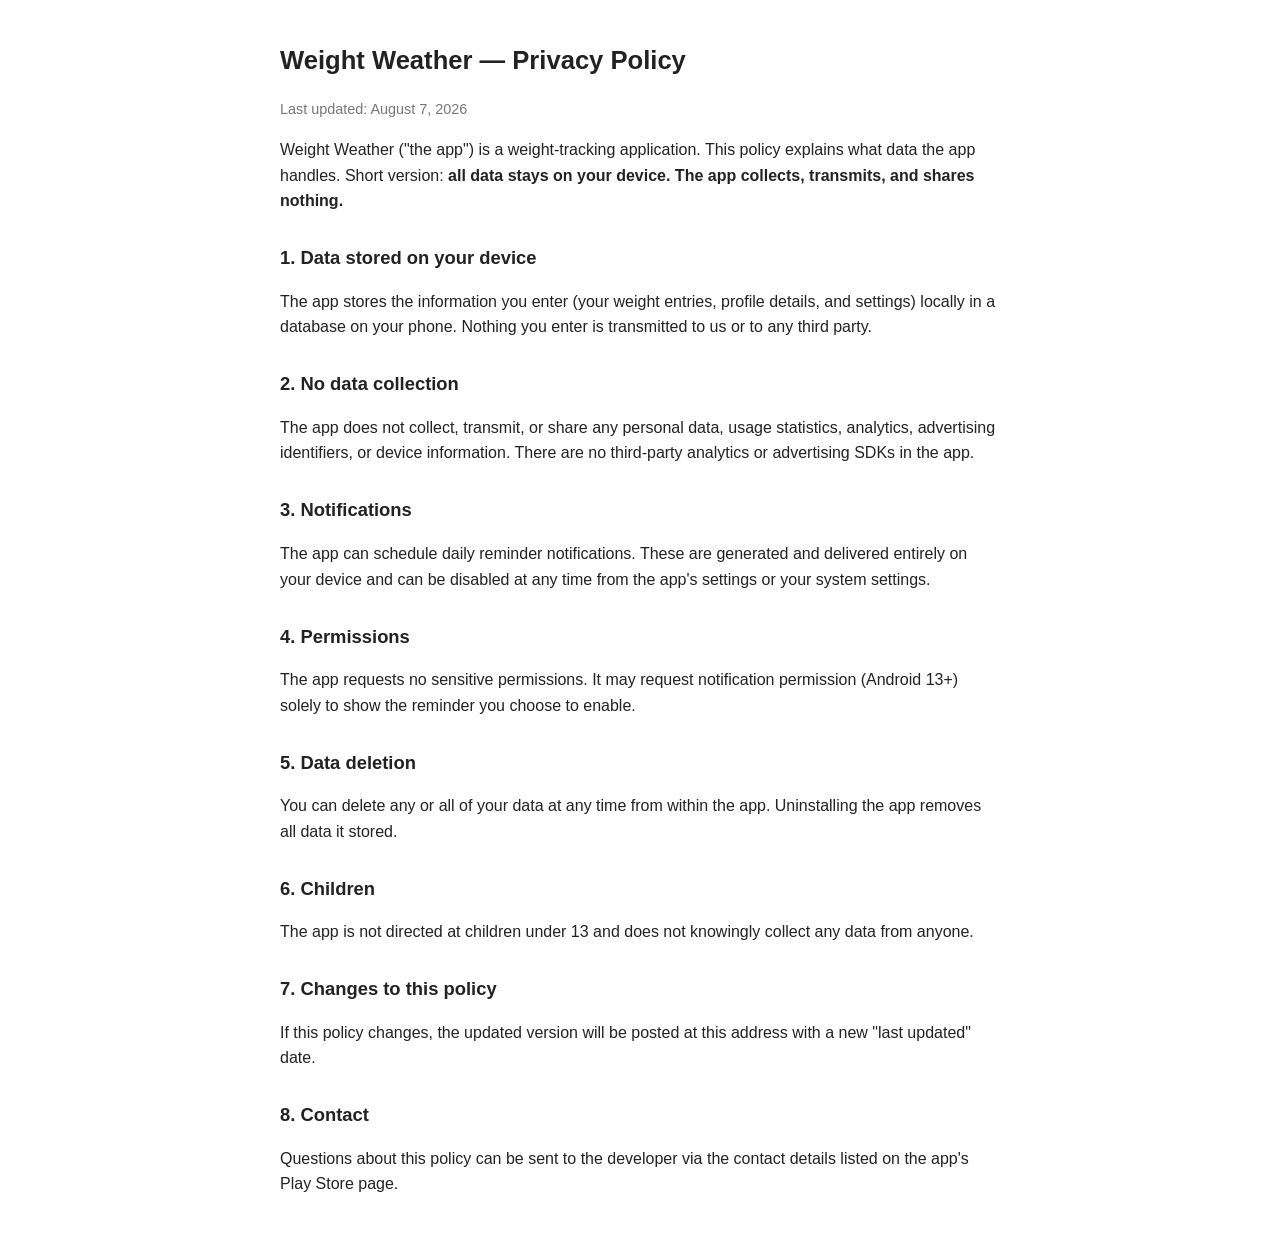
<file: weight-weather-privacy.html>
<!DOCTYPE html>
<html lang="en">
<head>
<meta charset="utf-8">
<meta name="viewport" content="width=device-width, initial-scale=1">
<title>Weight Weather — Privacy Policy</title>
<style>
  body { font-family: -apple-system, Segoe UI, Roboto, Helvetica, Arial, sans-serif; max-width: 720px; margin: 40px auto; padding: 0 20px; line-height: 1.6; color: #222; }
  h1 { font-size: 1.6em; } h2 { font-size: 1.15em; margin-top: 1.6em; }
  code { background: #f4f4f4; padding: 2px 5px; border-radius: 4px; }
  .updated { color: #777; font-size: 0.9em; }
</style>
</head>
<body>
<h1>Weight Weather — Privacy Policy</h1>
<p class="updated">Last updated: August 7, 2026</p>

<p>Weight Weather ("the app") is a weight-tracking application. This policy explains what data the app handles. Short version: <strong>all data stays on your device. The app collects, transmits, and shares nothing.</strong></p>

<h2>1. Data stored on your device</h2>
<p>The app stores the information you enter (your weight entries, profile details, and settings) locally in a database on your phone. Nothing you enter is transmitted to us or to any third party.</p>

<h2>2. No data collection</h2>
<p>The app does not collect, transmit, or share any personal data, usage statistics, analytics, advertising identifiers, or device information. There are no third-party analytics or advertising SDKs in the app.</p>

<h2>3. Notifications</h2>
<p>The app can schedule daily reminder notifications. These are generated and delivered entirely on your device and can be disabled at any time from the app's settings or your system settings.</p>

<h2>4. Permissions</h2>
<p>The app requests no sensitive permissions. It may request notification permission (Android 13+) solely to show the reminder you choose to enable.</p>

<h2>5. Data deletion</h2>
<p>You can delete any or all of your data at any time from within the app. Uninstalling the app removes all data it stored.</p>

<h2>6. Children</h2>
<p>The app is not directed at children under 13 and does not knowingly collect any data from anyone.</p>

<h2>7. Changes to this policy</h2>
<p>If this policy changes, the updated version will be posted at this address with a new "last updated" date.</p>

<h2>8. Contact</h2>
<p>Questions about this policy can be sent to the developer via the contact details listed on the app's Play Store page.</p>
</body>
</html>
</file>
<file: styles.css>
/* ============================================================
   Alexandre Sirisak Boungnarith — portfolio
   Design: "ink & seal" — warm paper / deep ink,
   vermilion seal-red accent (taijitu), serif display voice.
   ============================================================ */

/* ---------- tokens ---------- */
:root {
  --font-sans: "Inter", system-ui, -apple-system, "Segoe UI", Roboto, sans-serif;
  --font-serif: "Fraunces", "Iowan Old Style", Georgia, "Times New Roman", serif;

  --seal: #c8352a;
  --seal-soft: #e05a4c;
  --radius-lg: 22px;
  --radius-md: 14px;
  --radius-sm: 9px;
  --ease: cubic-bezier(0.22, 1, 0.36, 1);
  --header-h: 68px;
  --maxw: 1180px;
}

html[data-theme="dark"] {
  color-scheme: dark;
  --bg: #0b0c0f;
  --bg-alt: #101218;
  --surface: #15171e;
  --surface-2: #1b1e27;
  --border: #262a35;
  --border-strong: #353a49;
  --text: #ece8e1;
  --text-muted: #9a9dab;
  --accent: #e05a4c;
  --accent-ink: #f4ede1;
  --glow: rgba(200, 53, 42, 0.28);
  --shadow: 0 24px 60px -24px rgba(0, 0, 0, 0.85);
  --grain-opacity: 0.035;
}

html[data-theme="light"] {
  color-scheme: light;
  --bg: #f6f2ea;
  --bg-alt: #efe9de;
  --surface: #fffdf9;
  --surface-2: #f7f1e6;
  --border: #e0d7c7;
  --border-strong: #cec2ac;
  --text: #1b1a18;
  --text-muted: #6b6558;
  --accent: #b02a1f;
  --accent-ink: #fffdf9;
  --glow: rgba(176, 42, 31, 0.16);
  --shadow: 0 22px 50px -26px rgba(70, 50, 30, 0.45);
  --grain-opacity: 0.05;
}

/* ---------- base ---------- */
*, *::before, *::after { box-sizing: border-box; }

html { scroll-behavior: smooth; scroll-padding-top: calc(var(--header-h) + 16px); }

body {
  margin: 0;
  font-family: var(--font-sans);
  font-size: 1.02rem;
  line-height: 1.65;
  color: var(--text);
  background:
    radial-gradient(1100px 600px at 82% -12%, var(--glow), transparent 62%),
    var(--bg);
  -webkit-font-smoothing: antialiased;
  text-rendering: optimizeLegibility;
  transition: background-color 0.35s var(--ease), color 0.35s var(--ease);
  overflow-x: hidden;
}

img { max-width: 100%; display: block; }
a { color: inherit; text-decoration: none; }
ul, ol { list-style: none; margin: 0; padding: 0; }
h1, h2, h3 { margin: 0; line-height: 1.12; letter-spacing: -0.022em; }
p { margin: 0 0 1em; }
strong { color: var(--text); }

.serif { font-family: var(--font-serif); font-weight: 600; font-style: italic; }

.container { width: min(100% - 2.5rem, var(--maxw)); margin-inline: auto; }

.skip-link {
  position: fixed; top: -100px; left: 1rem; z-index: 999;
  background: var(--accent); color: var(--accent-ink);
  padding: 0.6rem 1rem; border-radius: var(--radius-sm);
  transition: top 0.2s var(--ease);
}
.skip-link:focus { top: 1rem; }

:focus-visible {
  outline: 2px solid var(--accent);
  outline-offset: 3px;
  border-radius: 4px;
}

/* film grain */
.grain {
  position: fixed; inset: 0; z-index: 1; pointer-events: none;
  opacity: var(--grain-opacity);
  background-image: url("data:image/svg+xml,%3Csvg xmlns='http://www.w3.org/2000/svg' width='160' height='160'%3E%3Cfilter id='n'%3E%3CfeTurbulence type='fractalNoise' baseFrequency='0.85' numOctaves='3'/%3E%3C/filter%3E%3Crect width='160' height='160' filter='url(%23n)'/%3E%3C/svg%3E");
  mix-blend-mode: overlay;
}

/* ---------- header ---------- */
.site-header {
  position: fixed; inset: 0 0 auto 0; z-index: 100;
  height: var(--header-h);
  backdrop-filter: blur(0px);
  background: transparent;
  border-bottom: 1px solid transparent;
  transition: background-color 0.3s var(--ease), border-color 0.3s var(--ease), backdrop-filter 0.3s var(--ease);
}
.site-header.is-stuck {
  background: color-mix(in srgb, var(--bg) 78%, transparent);
  backdrop-filter: blur(14px) saturate(1.3);
  border-bottom-color: var(--border);
}

.header-inner {
  height: 100%;
  display: flex; align-items: center; gap: 1.25rem;
}

.brand { display: flex; align-items: center; gap: 0.6rem; font-weight: 600; letter-spacing: -0.01em; }
.brand-mark {
  width: 32px; height: 32px; display: grid; place-items: center;
  background: var(--seal); color: #fdf6ec;
  border-radius: 8px; font-family: var(--font-serif); font-size: 1.05rem;
  box-shadow: 0 4px 14px -6px var(--seal);
}
.brand-text { font-size: 0.94rem; white-space: nowrap; }

.nav {
  display: flex; align-items: center; gap: 0.35rem;
  margin-left: auto;
}
.nav a {
  position: relative;
  padding: 0.62rem 0.7rem;
  font-size: 0.88rem; font-weight: 500;
  color: var(--text-muted);
  border-radius: var(--radius-sm);
  transition: color 0.2s var(--ease), background-color 0.2s var(--ease);
}
.nav a:hover { color: var(--text); background: var(--surface); }
.nav a.is-active { color: var(--text); }
.nav a.is-active::after {
  content: ""; position: absolute; left: 0.7rem; right: 0.7rem; bottom: 0.15rem;
  height: 2px; border-radius: 2px; background: var(--accent);
}

.header-actions { display: flex; align-items: center; gap: 0.5rem; }

.icon-btn {
  display: grid; place-items: center;
  width: 42px; height: 42px; padding: 0;
  background: var(--surface); color: var(--text-muted);
  border: 1px solid var(--border); border-radius: var(--radius-sm);
  cursor: pointer;
  transition: color 0.2s var(--ease), border-color 0.2s var(--ease), transform 0.2s var(--ease);
}
.icon-btn:hover { color: var(--text); border-color: var(--border-strong); }
.icon-btn:active { transform: scale(0.94); }
.icon-btn svg { width: 18px; height: 18px; fill: none; stroke: currentColor; stroke-width: 1.7; stroke-linecap: round; }

/* theme icon swap */
html[data-theme="dark"] .icon-sun { display: none; }
html[data-theme="light"] .icon-moon { display: none; }

.menu-btn { display: none; flex-direction: column; gap: 5px; }
.menu-btn span { width: 16px; height: 1.8px; background: currentColor; border-radius: 2px; transition: transform 0.3s var(--ease), opacity 0.2s; }
.menu-btn[aria-expanded="true"] span:nth-child(1) { transform: translateY(3.4px) rotate(45deg); }
.menu-btn[aria-expanded="true"] span:nth-child(2) { transform: translateY(-3.4px) rotate(-45deg); }

.scroll-progress {
  position: absolute; left: 0; bottom: -1px; height: 2px; width: 0;
  background: linear-gradient(90deg, var(--seal), var(--accent));
  transition: width 0.08s linear;
}

/* ---------- buttons ---------- */
.btn {
  display: inline-flex; align-items: center; justify-content: center; gap: 0.5rem;
  padding: 0.72rem 1.15rem;
  font-size: 0.9rem; font-weight: 600; letter-spacing: 0.005em;
  border-radius: var(--radius-sm);
  border: 1px solid transparent;
  cursor: pointer;
  transition: transform 0.2s var(--ease), box-shadow 0.25s var(--ease), background-color 0.2s var(--ease), border-color 0.2s var(--ease), color 0.2s var(--ease);
  white-space: nowrap;
}
.btn svg { width: 17px; height: 17px; fill: none; stroke: currentColor; stroke-width: 1.9; stroke-linecap: round; stroke-linejoin: round; transition: transform 0.25s var(--ease); }
.btn:hover svg { transform: translateX(3px); }
.btn:active { transform: translateY(1px) scale(0.99); }

.btn-primary {
  background: var(--seal); color: #fff8f0;
  box-shadow: 0 12px 30px -14px var(--seal);
}
.btn-primary:hover { background: var(--seal-soft); box-shadow: 0 16px 36px -14px var(--seal); transform: translateY(-2px); }

.btn-ghost {
  background: transparent; color: var(--text);
  border-color: var(--border-strong);
}
.btn-ghost:hover { background: var(--surface); border-color: var(--text-muted); transform: translateY(-2px); }

.header-cta { padding: 0.6rem 0.9rem; font-size: 0.84rem; }

/* ---------- hero ---------- */
.hero {
  position: relative;
  padding: calc(var(--header-h) + clamp(3rem, 8vw, 6rem)) 0 0;
  overflow: hidden;
}
.hero-glow {
  position: absolute; z-index: -1;
  width: 720px; height: 720px; right: -220px; top: -260px;
  background: radial-gradient(circle, var(--glow), transparent 68%);
  filter: blur(20px);
  pointer-events: none;
  animation: drift 18s ease-in-out infinite alternate;
}
@keyframes drift {
  from { transform: translate3d(0, 0, 0) scale(1); }
  to   { transform: translate3d(-40px, 30px, 0) scale(1.08); }
}

.hero-inner {
  display: grid;
  grid-template-columns: minmax(0, 1.15fr) minmax(0, 0.85fr);
  gap: clamp(2rem, 5vw, 4.5rem);
  align-items: center;
  padding-bottom: clamp(3rem, 6vw, 5rem);
}

.eyebrow {
  display: inline-flex; align-items: center; gap: 0.55rem;
  margin: 0 0 1.1rem;
  font-size: 0.8rem; font-weight: 500; letter-spacing: 0.08em; text-transform: uppercase;
  color: var(--text-muted);
}
.eyebrow .dot {
  width: 7px; height: 7px; border-radius: 50%;
  background: #38b26b;
  box-shadow: 0 0 0 4px color-mix(in srgb, #38b26b 22%, transparent);
}

.hero h1 {
  font-size: clamp(2.3rem, 5.4vw, 4.05rem);
  font-weight: 700;
  letter-spacing: -0.035em;
  margin-bottom: 1.15rem;
}
.hero h1 .accent { color: var(--accent); }

.lede {
  max-width: 34rem;
  font-size: clamp(1rem, 1.25vw, 1.1rem);
  color: var(--text-muted);
}

.hero-actions { display: flex; flex-wrap: wrap; gap: 0.7rem; margin: 1.8rem 0 1.9rem; }

.hero-badges {
  display: flex; flex-wrap: wrap; gap: 0.5rem;
  font-size: 0.79rem; color: var(--text-muted);
}
.hero-badges li {
  display: inline-flex; align-items: center; gap: 0.4rem;
  padding: 0.38rem 0.7rem;
  background: var(--surface);
  border: 1px solid var(--border);
  border-radius: 100px;
}

/* portrait */
.hero-visual { display: grid; gap: 1rem; }

.portrait-card {
  position: relative;
  border-radius: var(--radius-lg);
  overflow: hidden;
  border: 1px solid var(--border);
  background: var(--surface);
  box-shadow: var(--shadow);
  aspect-ratio: 4 / 4.4;
  transition: transform 0.5s var(--ease), border-color 0.3s;
}
.portrait-card:hover { transform: translateY(-4px); border-color: var(--border-strong); }
.portrait-card img {
  width: 100%; height: 100%;
  object-fit: cover; object-position: center top;
  filter: saturate(0.92) contrast(1.02);
  transition: transform 0.7s var(--ease), filter 0.4s;
}
.portrait-card:hover img { transform: scale(1.035); filter: saturate(1) contrast(1.05); }
.portrait-card::after {
  content: ""; position: absolute; inset: auto 0 0 0; height: 45%;
  background: linear-gradient(to top, color-mix(in srgb, var(--bg) 92%, transparent), transparent);
  pointer-events: none;
}

.portrait-fallback {
  width: 100%; height: 100%;
  display: grid; place-items: center;
  background:
    radial-gradient(circle at 30% 20%, color-mix(in srgb, var(--seal) 26%, transparent), transparent 60%),
    var(--surface-2);
}
.portrait-fallback span {
  font-family: var(--font-serif);
  font-size: clamp(3rem, 9vw, 5.5rem);
  letter-spacing: 0.04em;
  color: var(--accent);
}

.portrait-tag {
  position: absolute; z-index: 2; left: 1rem; bottom: 1rem;
  display: inline-flex; align-items: center; gap: 0.5rem;
  padding: 0.42rem 0.8rem;
  font-size: 0.78rem; font-weight: 500;
  background: color-mix(in srgb, var(--bg) 70%, transparent);
  backdrop-filter: blur(10px) saturate(1.4);
  border: 1px solid var(--border);
  border-radius: 100px;
}
.pulse {
  width: 7px; height: 7px; border-radius: 50%; background: #38b26b;
  animation: pulse 2.2s ease-out infinite;
}
@keyframes pulse {
  0% { box-shadow: 0 0 0 0 color-mix(in srgb, #38b26b 55%, transparent); }
  70% { box-shadow: 0 0 0 8px transparent; }
  100% { box-shadow: 0 0 0 0 transparent; }
}

/* stats */
.stat-grid {
  display: grid; grid-template-columns: repeat(2, minmax(0, 1fr)); gap: 0.55rem;
}
.stat-card {
  padding: 0.85rem 0.95rem;
  background: var(--surface);
  border: 1px solid var(--border);
  border-radius: var(--radius-md);
  transition: border-color 0.25s, transform 0.25s var(--ease), background-color 0.25s;
}
.stat-card:hover { border-color: var(--border-strong); transform: translateY(-2px); }
.stat-num {
  display: block;
  font-family: var(--font-serif);
  font-size: 1.65rem; font-weight: 600; line-height: 1.05;
  color: var(--accent);
  font-variant-numeric: tabular-nums;
}
.stat-label { font-size: 0.765rem; color: var(--text-muted); }

/* marquee */
.marquee {
  border-block: 1px solid var(--border);
  padding: 0.85rem 0;
  overflow: hidden;
  mask-image: linear-gradient(90deg, transparent, #000 8%, #000 92%, transparent);
  -webkit-mask-image: linear-gradient(90deg, transparent, #000 8%, #000 92%, transparent);
}
.marquee-track {
  display: flex; gap: 2.6rem; width: max-content;
  animation: marquee 34s linear infinite;
  font-family: var(--font-serif);
  font-size: 0.95rem; letter-spacing: 0.04em;
  color: var(--text-muted);
  text-transform: uppercase;
}
.marquee-track span::before { content: "◆"; margin-right: 2.6rem; color: var(--seal); font-size: 0.6em; vertical-align: middle; }
@keyframes marquee { to { transform: translateX(-50%); } }

/* ---------- sections ---------- */
.section { padding: clamp(4rem, 9vw, 7rem) 0; }
.section-alt {
  background: var(--bg-alt);
  border-block: 1px solid var(--border);
}

.section-head { max-width: 44rem; margin-bottom: clamp(2rem, 4vw, 3rem); }
.kicker {
  margin: 0 0 0.7rem;
  font-size: 0.76rem; font-weight: 600; letter-spacing: 0.14em; text-transform: uppercase;
  color: var(--accent);
}
.section-head h2 {
  font-size: clamp(1.7rem, 3.4vw, 2.6rem);
  letter-spacing: -0.03em;
}

/* about */
.about-grid {
  display: grid; grid-template-columns: minmax(0, 1.2fr) minmax(0, 0.8fr); gap: clamp(2rem, 5vw, 4rem);
}
.about-text p { color: var(--text-muted); max-width: 38rem; }
.about-text a { color: var(--accent); border-bottom: 1px solid color-mix(in srgb, var(--accent) 40%, transparent); transition: border-color 0.2s; }
.about-text a:hover { border-color: var(--accent); }

.about-facts dl { margin: 0; display: grid; gap: 0; border-top: 1px solid var(--border); }
.about-facts dl > div {
  display: grid; grid-template-columns: 9.5rem 1fr; gap: 1rem;
  padding: 0.85rem 0;
  border-bottom: 1px solid var(--border);
}
.about-facts dt { font-size: 0.8rem; color: var(--text-muted); }
.about-facts dd { margin: 0; font-size: 0.9rem; font-weight: 500; }

/* timeline */
.timeline { display: flex; flex-direction: column; position: relative; }
.timeline::before {
  content: ""; position: absolute; left: 10.5rem; top: 0.7rem; bottom: 0.7rem; width: 1px;
  background: linear-gradient(to bottom, var(--accent), var(--border) 22%, var(--border) 78%, transparent);
  opacity: 0.7;
  z-index: 0;
}
.timeline-item {
  display: grid; grid-template-columns: 10.5rem minmax(0, 1fr);
  gap: 2.2rem;
  align-items: start;
  padding-bottom: 2.2rem;
  position: relative;
}
.timeline-item:last-child { padding-bottom: 0; }
.timeline-item::before {
  content: ""; position: absolute; left: 10.5rem; top: 0.55rem;
  width: 9px; height: 9px; border-radius: 50%;
  background: var(--bg-alt);
  border: 2px solid var(--seal);
  transform: translateX(-4px);
  z-index: 1;
  transition: background-color 0.3s, box-shadow 0.3s;
}
.timeline-item:hover::before { background: var(--seal); box-shadow: 0 0 0 5px color-mix(in srgb, var(--seal) 18%, transparent); }

.timeline-meta { display: grid; align-content: start; gap: 0.45rem; padding-top: 0.1rem; }
.timeline-meta .date { font-size: 0.79rem; font-weight: 600; letter-spacing: 0.02em; color: var(--text-muted); }
.timeline-body { margin-top: -0.42em; }
.badge-now {
  justify-self: start;
  font-size: 0.68rem; font-weight: 700; letter-spacing: 0.09em; text-transform: uppercase;
  padding: 0.18rem 0.5rem; border-radius: 100px;
  color: var(--accent);
  background: color-mix(in srgb, var(--accent) 13%, transparent);
  border: 1px solid color-mix(in srgb, var(--accent) 32%, transparent);
}

.timeline-body h3 { font-size: 1.14rem; letter-spacing: -0.015em; line-height: 1.55; }
.timeline-body .company { margin: 0.2rem 0 0.85rem; font-size: 0.9rem; color: var(--accent); font-weight: 500; }
.bullets { display: grid; gap: 0.4rem; margin-bottom: 0.95rem; }
.bullets li {
  position: relative; padding-left: 1.05rem;
  font-size: 0.905rem; color: var(--text-muted);
}
.bullets li::before {
  content: ""; position: absolute; left: 0.1rem; top: 0.62em;
  width: 5px; height: 5px; border-radius: 50%;
  background: var(--border-strong);
}

/* tags */
.tags { display: flex; flex-wrap: wrap; gap: 0.35rem; }
.tags li {
  font-size: 0.755rem; font-weight: 500;
  padding: 0.22rem 0.55rem;
  border: 1px solid var(--border);
  border-radius: var(--radius-sm);
  color: var(--text-muted);
  background: color-mix(in srgb, var(--surface) 60%, transparent);
  transition: color 0.2s, border-color 0.2s, background-color 0.2s;
}
.tags li:hover { color: var(--text); border-color: var(--border-strong); background: var(--surface); }

/* skills */
.skill-grid {
  display: grid; grid-template-columns: repeat(auto-fit, minmax(min(100%, 220px), 1fr));
  gap: 0.9rem;
}
.skill-card {
  padding: 1.35rem 1.3rem 1.45rem;
  background: var(--surface);
  border: 1px solid var(--border);
  border-radius: var(--radius-md);
  transition: transform 0.35s var(--ease), border-color 0.25s, box-shadow 0.35s var(--ease);
  position: relative;
  overflow: hidden;
}
.skill-card::before {
  content: ""; position: absolute; inset: 0 0 auto 0; height: 2px;
  background: linear-gradient(90deg, var(--seal), transparent 70%);
  opacity: 0; transition: opacity 0.35s;
}
.skill-card:hover { transform: translateY(-4px); border-color: var(--border-strong); box-shadow: var(--shadow); }
.skill-card:hover::before { opacity: 1; }
.skill-card h3 {
  display: flex; align-items: center; gap: 0.5rem;
  font-size: 1rem; margin-bottom: 0.9rem;
}

/* certifications */
.cert-grid {
  display: grid; grid-template-columns: repeat(auto-fit, minmax(min(100%, 250px), 1fr));
  gap: 0.9rem;
}
.cert-card {
  display: flex; flex-direction: column; gap: 0.2rem;
  padding: 1.25rem 1.2rem;
  background: var(--surface);
  border: 1px solid var(--border);
  border-radius: var(--radius-md);
  transition: transform 0.35s var(--ease), border-color 0.25s, box-shadow 0.35s var(--ease);
}
.cert-card:hover { transform: translateY(-4px); border-color: var(--border-strong); box-shadow: var(--shadow); }
.cert-issuer { font-size: 0.72rem; font-weight: 600; letter-spacing: 0.1em; text-transform: uppercase; color: var(--accent); }
.cert-card h3 { font-size: 0.985rem; margin: 0.25rem 0 0.35rem; letter-spacing: -0.012em; }
.cert-date { font-size: 0.78rem; color: var(--text-muted); }
.cert-link { margin-top: 0.7rem; font-size: 0.78rem; font-weight: 600; color: var(--text-muted); transition: color 0.2s, transform 0.2s var(--ease); }
.cert-card:hover .cert-link { color: var(--accent); transform: translateX(2px); }
.cert-card-static { opacity: 0.92; }

/* work / publications */
.work-grid {
  display: grid;
  grid-template-columns: repeat(auto-fit, minmax(min(100%, 300px), 1fr));
  gap: 0.9rem;
}
.work-card {
  display: flex; flex-direction: column; gap: 0.35rem;
  padding: 1.3rem 1.25rem 1.4rem;
  background: var(--surface);
  border: 1px solid var(--border);
  border-radius: var(--radius-md);
  transition: transform 0.35s var(--ease), border-color 0.25s, box-shadow 0.35s var(--ease);
}
.work-card:hover { transform: translateY(-4px); border-color: var(--border-strong); box-shadow: var(--shadow); }
.work-meta { font-size: 0.73rem; font-weight: 600; letter-spacing: 0.075em; text-transform: uppercase; color: var(--text-muted); }
.work-card h3 { font-size: 1.08rem; letter-spacing: -0.018em; margin: 0.1rem 0 0.3rem; }
.work-card p { font-size: 0.9rem; color: var(--text-muted); margin-bottom: 0.75rem; }
.work-link { margin-top: auto; font-size: 0.82rem; font-weight: 600; color: var(--accent); }
.work-card:hover .work-link { text-decoration: underline; text-underline-offset: 3px; }

.work-featured {
  grid-column: 1 / -1;
  flex-direction: row; align-items: stretch; gap: 0; padding: 0;
  overflow: hidden;
}
.work-visual {
  flex: 0 0 220px;
  display: grid; place-items: center;
  background:
    radial-gradient(circle at 30% 30%, color-mix(in srgb, var(--seal) 34%, transparent), transparent 62%),
    var(--surface-2);
  border-right: 1px solid var(--border);
}
.seal {
  font-family: var(--font-serif);
  font-size: 2.1rem; letter-spacing: 0.1em;
  color: var(--accent);
  writing-mode: vertical-rl;
  padding: 0.8rem 1rem;
  border: 2px solid color-mix(in srgb, var(--seal) 55%, transparent);
  border-radius: 10px;
  line-height: 1.15;
}
.work-featured .work-body {
  display: flex; flex-direction: column;
  padding: 1.35rem 1.4rem;
  flex: 1;
}
.work-featured h3 { font-size: 1.25rem; }

/* contact */
.contact { text-align: center; }
.contact-inner { max-width: 46rem; margin-inline: auto; }
.contact h2 { font-size: clamp(1.9rem, 4vw, 2.9rem); margin-bottom: 0.8rem; }
.contact .lede { margin-inline: auto; }
.contact-actions { display: flex; justify-content: center; flex-wrap: wrap; gap: 0.7rem; margin-top: 1.6rem; }

/* footer */
.site-footer {
  border-top: 1px solid var(--border);
  padding: 2rem 0;
  color: var(--text-muted);
  font-size: 0.84rem;
}
.footer-inner { display: flex; justify-content: space-between; flex-wrap: wrap; gap: 0.6rem; }
.footer-inner p { margin: 0; }

/* to top */
.to-top {
  position: fixed; right: 1.25rem; bottom: 1.25rem; z-index: 90;
  width: 42px; height: 42px; padding: 0;
  display: grid; place-items: center;
  background: var(--surface); color: var(--text);
  border: 1px solid var(--border-strong); border-radius: 50%;
  cursor: pointer;
  opacity: 0; pointer-events: none; transform: translateY(10px);
  transition: opacity 0.3s var(--ease), transform 0.3s var(--ease), background-color 0.2s;
  box-shadow: var(--shadow);
}
.to-top.is-visible { opacity: 1; pointer-events: auto; transform: translateY(0); }
.to-top:hover { background: var(--seal); color: #fff8f0; border-color: var(--seal); }
.to-top svg { width: 18px; height: 18px; fill: none; stroke: currentColor; stroke-width: 2; stroke-linecap: round; stroke-linejoin: round; }

/* ---------- reveal animation ---------- */
.reveal {
  opacity: 0;
  transform: translateY(22px);
  transition: opacity 0.7s var(--ease), transform 0.7s var(--ease);
  will-change: opacity, transform;
}
.reveal.is-visible { opacity: 1; transform: none; }

/* ---------- responsive ---------- */
@media (max-width: 1000px) {
  .hero-inner { grid-template-columns: 1fr; }
  .hero-visual { order: -1; grid-template-columns: 0.9fr 1.1fr; align-items: end; }
  .portrait-card { aspect-ratio: 1 / 1.1; }
  .about-grid { grid-template-columns: 1fr; }
}

@media (max-width: 820px) {
  .nav { display: none; }
  .menu-btn { display: flex; }
  .header-cta { display: none; }

  .nav.is-open {
    display: flex;
    position: fixed; inset: var(--header-h) 0 auto 0;
    flex-direction: column; align-items: stretch; gap: 0.15rem;
    padding: 0.9rem 1.25rem 1.4rem;
    background: color-mix(in srgb, var(--bg) 96%, transparent);
    backdrop-filter: blur(18px);
    border-bottom: 1px solid var(--border);
    animation: slideDown 0.28s var(--ease);
  }
  .nav.is-open a { padding: 0.75rem 0.5rem; font-size: 0.95rem; border-bottom: 1px solid var(--border); border-radius: 0; }
  .nav.is-open a.is-active::after { display: none; }
  .nav.is-open a.is-active { color: var(--accent); }
  @keyframes slideDown { from { opacity: 0; transform: translateY(-8px); } to { opacity: 1; transform: none; } }

  .timeline::before { left: 4px; }
  .timeline-item { grid-template-columns: 1fr; gap: 0.65rem; padding-left: 1.6rem; }
  .timeline-item::before { left: 4px; top: 0.4rem; }
  .timeline-meta { display: flex; align-items: center; gap: 0.6rem; }
  .timeline-body { margin-top: 0; }

  .work-featured { flex-direction: column; }
  .work-visual { flex: 0 0 auto; padding: 1.4rem 0; border-right: 0; border-bottom: 1px solid var(--border); }
  .seal { writing-mode: horizontal-tb; }
}

@media (max-width: 560px) {
  .hero-visual { grid-template-columns: 1fr; }
  .portrait-card { aspect-ratio: 1 / 1; max-height: 340px; }
  .hero-actions .btn { flex: 1 1 auto; }
  .stat-num { font-size: 1.4rem; }
  .about-facts dl > div { grid-template-columns: 1fr; gap: 0.15rem; }
  .footer-inner { flex-direction: column; }
}

/* ---------- motion / print ---------- */
@media (prefers-reduced-motion: reduce) {
  html { scroll-behavior: auto; }
  *, *::before, *::after {
    animation-duration: 0.001ms !important;
    animation-iteration-count: 1 !important;
    transition-duration: 0.001ms !important;
  }
  .reveal { opacity: 1; transform: none; }
}

@media print {
  .site-header, .to-top, .grain, .marquee, .hero-glow { display: none !important; }
  body { background: #fff; color: #000; }
}
</file>
